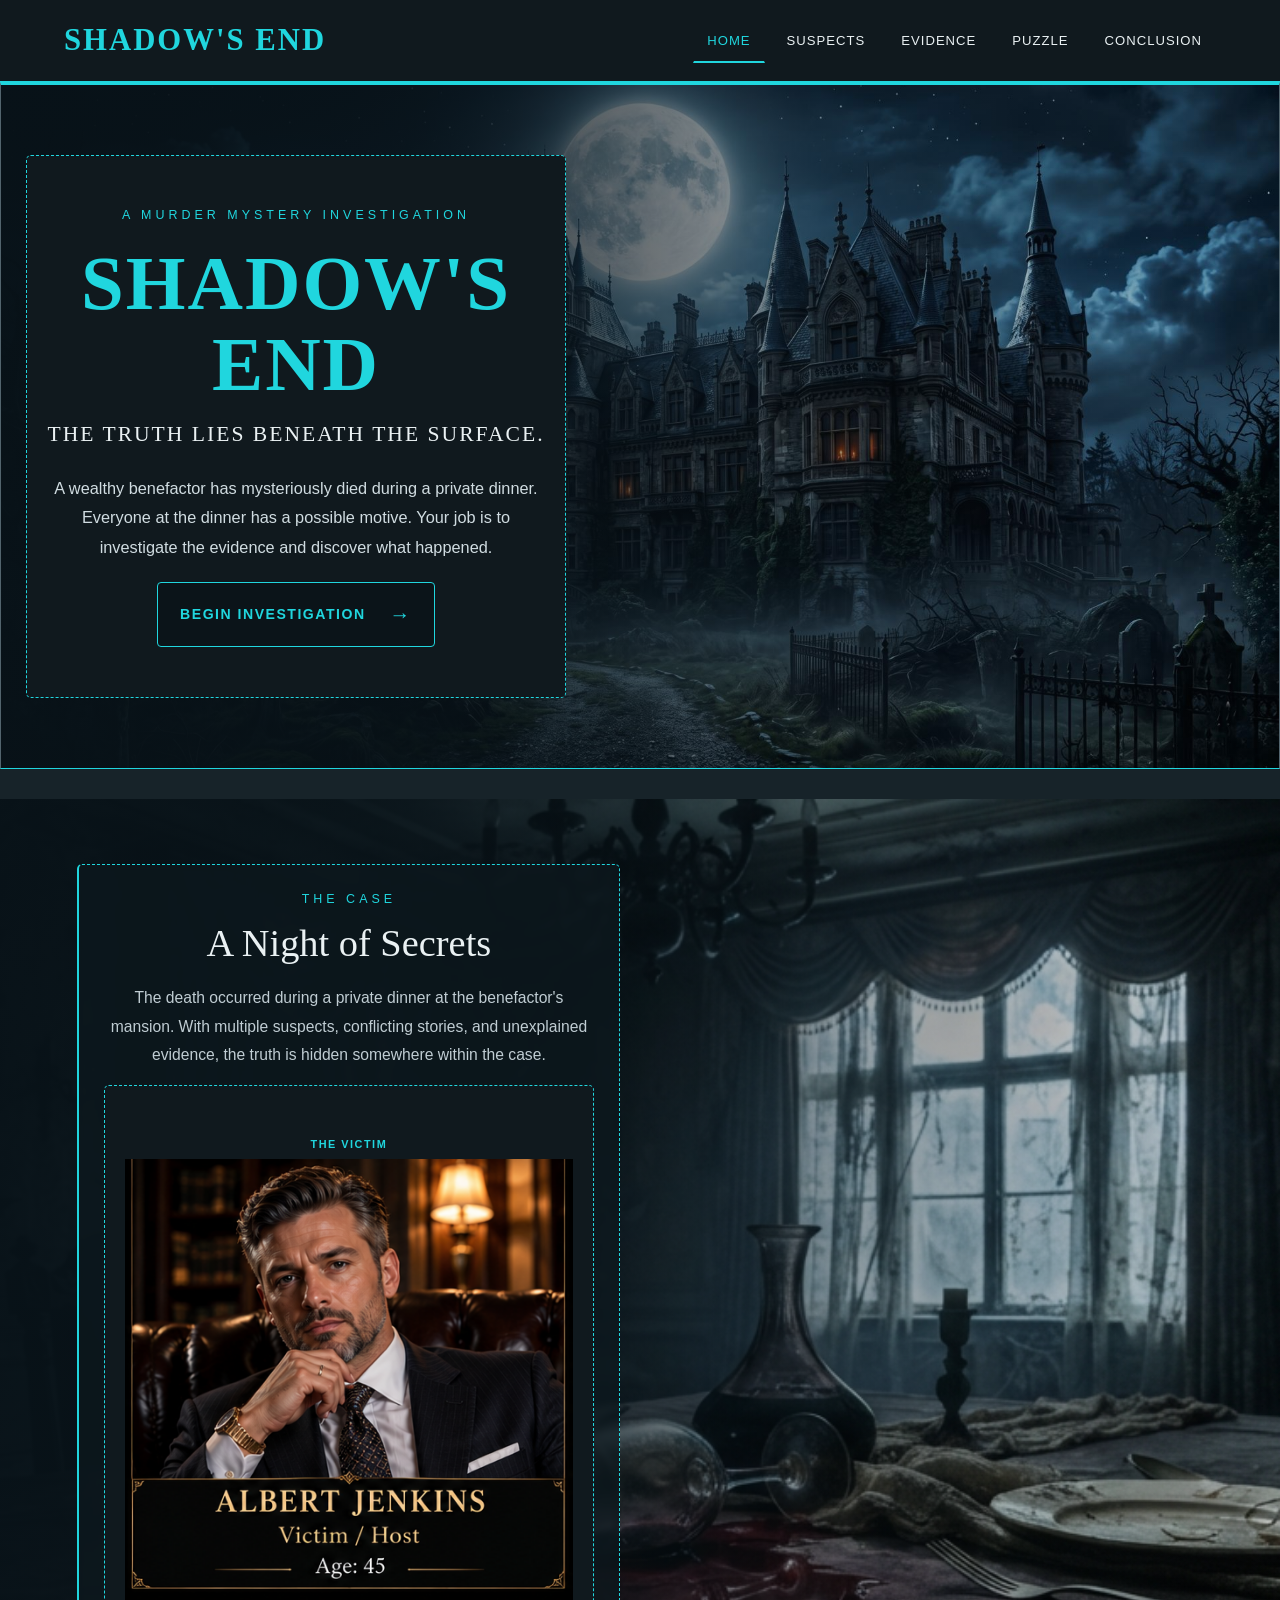
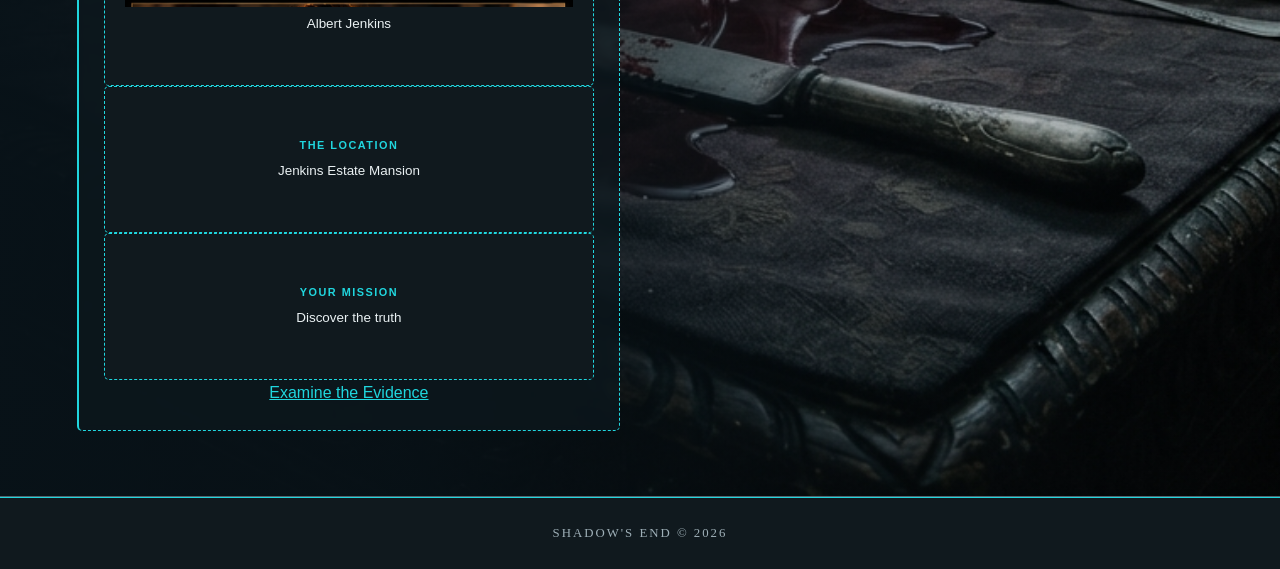
<file: index.html>
<!DOCTYPE html>
<html lang="en">

<head>
    <meta charset="UTF-8">
    <meta name="viewport" content="width=device-width, initial-scale=1.0">

    <title>Shadow's End - Home</title>

    <link rel="stylesheet" href="styles.css">
</head>

<body class="home-page">

    <!-- Site Header and Navigation -->
    <header class="site-header">

        <a class="site-logo" href="index.html">SHADOW'S END</a>

        <nav>
            <a class="active" href="index.html">Home</a>
            <a href="suspects.html">Suspects</a>
            <a href="evidence.html">Evidence</a>
            <a href="puzzle.html">Puzzle</a>
            <a href="conclusion.html">Conclusion</a>
        </nav>

    </header>


    <main class="home-main">

        <!-- Hero: Mansion Background -->
        <section class="hero">

            <div class="hero-content">

                <p class="eyebrow">A MURDER MYSTERY INVESTIGATION</p>

                <h1>SHADOW'S END</h1>

                <h2>The truth lies beneath the surface.</h2>

                <p class="hero-description">
                    A wealthy benefactor has mysteriously died during
                    a private dinner. Everyone at the dinner has a
                    possible motive. Your job is to investigate the
                    evidence and discover what happened.
                </p>

                <a class="primary-button" href="suspects.html">
                    Begin Investigation
                    <span aria-hidden="true">&rarr;</span>
                </a>

            </div>

        </section>


        <!-- Case Overview -->
        <section class="case-overview">

            <!-- Evidence Image -->
            <div class="case-image">
                <img src="images/evidence-dinner.jpg" alt="A mysterious dinner scene with documents and a wine glass">
            </div>


            <!-- Case Description -->
            <div class="case-content">

                <p class="eyebrow">THE CASE</p>

                <h2>A Night of Secrets</h2>

                <p>
                    The death occurred during a private dinner at
                    the benefactor's mansion. With multiple suspects,
                    conflicting stories, and unexplained evidence,
                    the truth is hidden somewhere within the case.
                </p>

                <div class="case-detail">
                    <span class="detail-label">THE VICTIM</span>
                    <img src="images/albert_jenkins.jpg" alt="Albert Jenkins" class="vitim-image">
                    <span>Albert Jenkins</span>
                </div>

                    <div class="case-detail">
                        <span class="detail-label">THE LOCATION</span>
                        <span>Jenkins Estate Mansion</span>
                    </div>

                    <div class="case-detail">
                        <span class="detail-label">YOUR MISSION</span>
                        <span>Discover the truth</span>
                    </div>
                <a class="text-link" href="evidence.html">
                    Examine the Evidence
                </a>

                </div>


            </div>

        </section>

    </main>


    <!-- Footer -->
    <footer class="site-footer">
        <p>SHADOW'S END &copy; 2026</p>
    </footer>

</body>

</html>
</file>
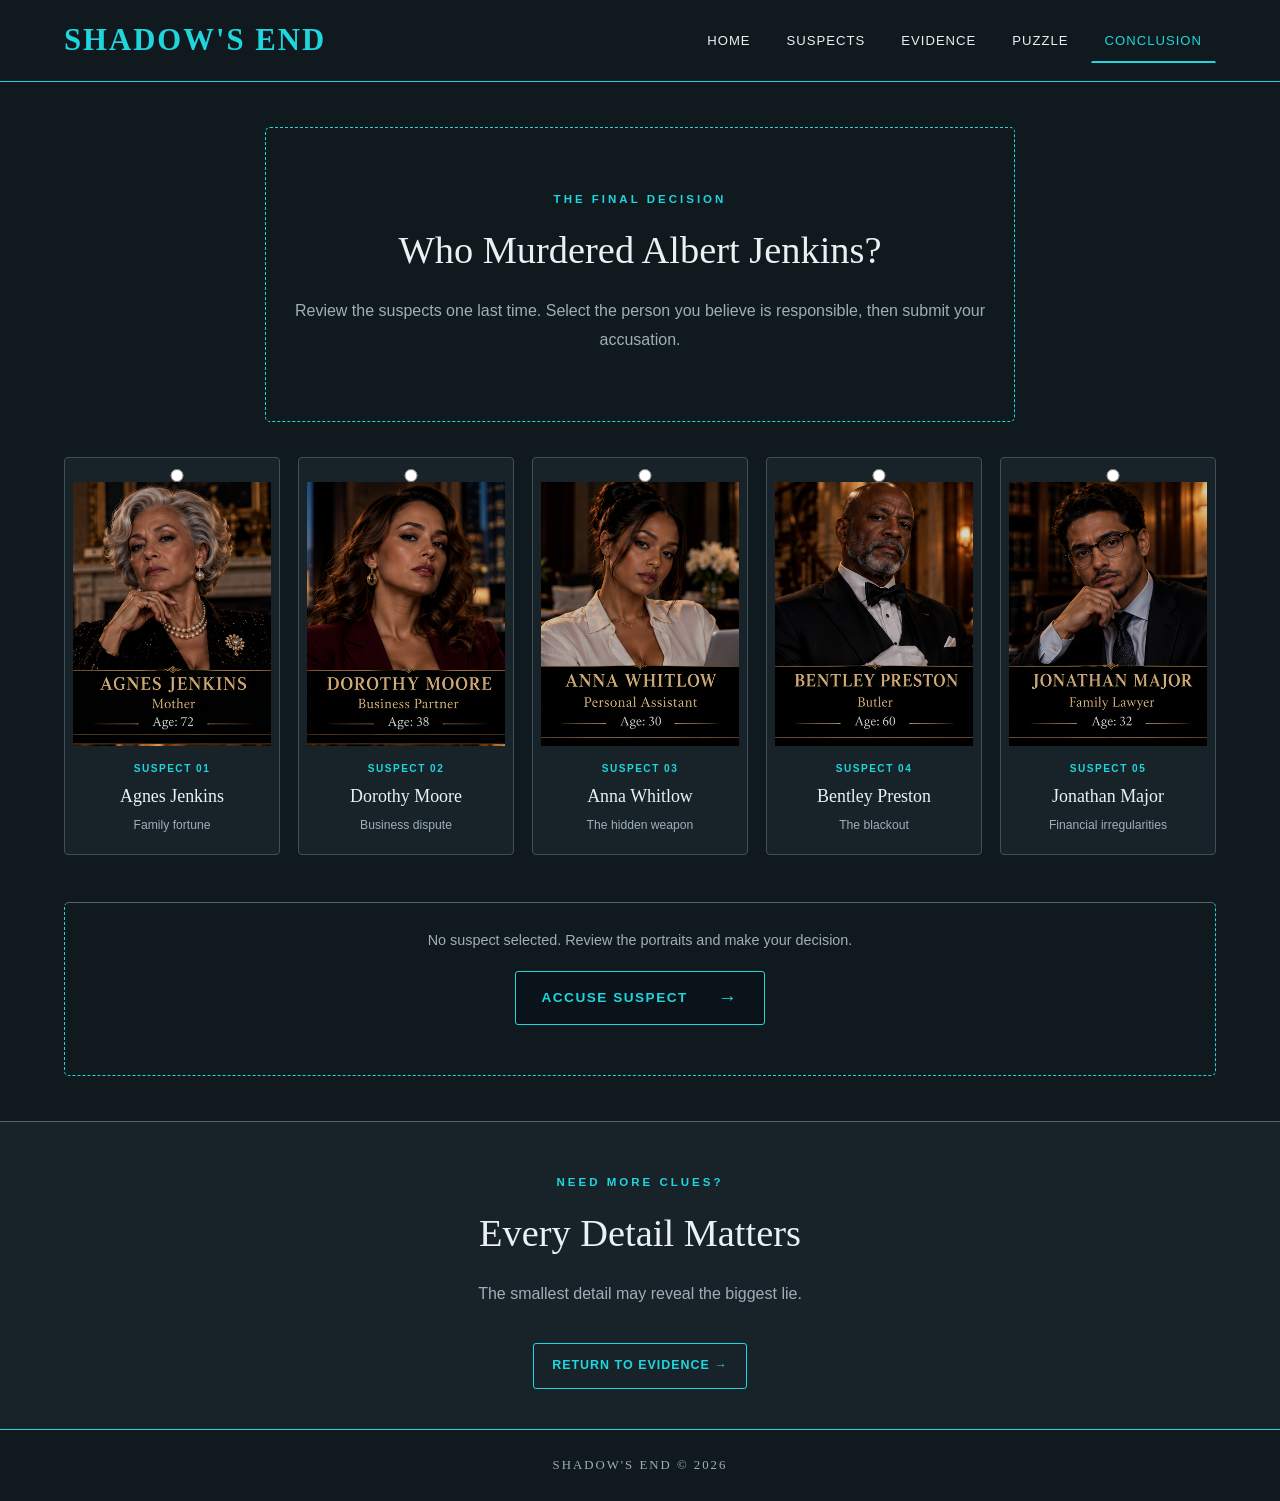
<file: conclusion.html>
<!DOCTYPE html>
<html lang="en">

<head>
    <meta charset="UTF-8">
    <meta name="viewport" content="width=device-width, initial-scale=1.0">

    <title>Shadow's End - Final Verdict</title>

    <link rel="stylesheet" href="styles.css">
</head>

<body class="conclusion-page">

    <!-- Site Header and Navigation -->
    <header class="site-header">

        <a class="site-logo" href="index.html">SHADOW'S END</a>

        <nav aria-label="Main navigation">
            <a href="index.html">Home</a>
            <a href="suspects.html">Suspects</a>
            <a href="evidence.html">Evidence</a>
            <a href="puzzle.html">Puzzle</a>
            <a class="active" href="conclusion.html" aria-current="page">Conclusion</a>
        </nav>

    </header>

    <main class="verdict-main">


        <!-- Suspect Selection -->
        <section class="verdict-investigation">

            <div class="verdict-heading">
                <p class="verdict-eyebrow">The Final Decision</p>

                <h2>Who Murdered Albert Jenkins?</h2>

                <p>
                    Review the suspects one last time. Select the
                    person you believe is responsible, then submit
                    your accusation.
                </p>
            </div>

            <form id="accusation-form">

                <fieldset class="suspect-grid">

                    <legend class="visually-hidden">
                        Select the murderer
                    </legend>

                    <!-- Agnes Jenkins -->
                    <label class="suspect-option" for="agnes">

                        <input type="radio" id="agnes" name="murderer" value="agnes" required>

                        <span class="suspect-portrait">
                            <img src="images/agnes_jenkins.jpg" alt="Agnes Jenkins">

                            <span class="selection-mark" aria-hidden="true">✓</span>
                        </span>

                        <span class="suspect-information">
                            <span class="suspect-number">SUSPECT 01</span>
                            <span class="suspect-name">Agnes Jenkins</span>
                            <span class="suspect-hint">
                                Family fortune
                            </span>
                        </span>

                    </label>

                    <!-- Dorothy Moore -->
                    <label class="suspect-option" for="dorothy">

                        <input type="radio" id="dorothy" name="murderer" value="dorothy">

                        <span class="suspect-portrait">
                            <img src="images/dorothy_moore.jpg" alt="Dorothy Moore">

                            <span class="selection-mark" aria-hidden="true">✓</span>
                        </span>

                        <span class="suspect-information">
                            <span class="suspect-number">SUSPECT 02</span>
                            <span class="suspect-name">Dorothy Moore</span>
                            <span class="suspect-hint">
                                Business dispute
                            </span>
                        </span>

                    </label>

                    <!-- Anna Whitlow -->
                    <label class="suspect-option" for="anna">

                        <input type="radio" id="anna" name="murderer" value="anna">

                        <span class="suspect-portrait">
                            <img src="images/anna_whitlow.jpg" alt="Anna Whitlow">

                            <span class="selection-mark" aria-hidden="true">✓</span>
                        </span>

                        <span class="suspect-information">
                            <span class="suspect-number">SUSPECT 03</span>
                            <span class="suspect-name">Anna Whitlow</span>
                            <span class="suspect-hint">
                                The hidden weapon
                            </span>
                        </span>

                    </label>

                    <!-- Bentley Preston -->
                    <label class="suspect-option" for="bentley">

                        <input type="radio" id="bentley" name="murderer" value="bentley">

                        <span class="suspect-portrait">
                            <img src="images/bentley_preston.jpg" alt="Bentley Preston">

                            <span class="selection-mark" aria-hidden="true">✓</span>
                        </span>

                        <span class="suspect-information">
                            <span class="suspect-number">SUSPECT 04</span>
                            <span class="suspect-name">Bentley Preston</span>
                            <span class="suspect-hint">
                                The blackout
                            </span>
                        </span>

                    </label>

                    <!-- Jonathan Major -->
                    <label class="suspect-option" for="jonathan">

                        <input type="radio" id="jonathan" name="murderer" value="jonathan">

                        <span class="suspect-portrait">
                            <img src="images/jonathan_major.jpg" alt="Jonathan Major">

                            <span class="selection-mark" aria-hidden="true">✓</span>
                        </span>

                        <span class="suspect-information">
                            <span class="suspect-number">SUSPECT 05</span>
                            <span class="suspect-name">Jonathan Major</span>
                            <span class="suspect-hint">
                                Financial irregularities
                            </span>
                        </span>

                    </label>

                </fieldset>

                <!-- Accusation Button -->
                <div class="accusation-controls">

                    <p id="selection-prompt" aria-live="polite">
                        No suspect selected. Review the portraits
                        and make your decision.
                    </p>

                    <button type="submit" class="accuse-button">
                        Accuse Suspect <span>→</span>
                    </button>

                </div>

            </form>

            <!-- Correct Answer -->
            <section id="case-solved" class="verdict-result solved-result" aria-live="polite" tabindex="-1" hidden>

                <p class="result-eyebrow">Investigation Complete</p>

                <h2>CASE SOLVED</h2>

                <p class="result-lead">
                    Jonathan Major murdered Albert Jenkins.
                </p>

                <p>
                    Jonathan killed Albert during the blackout to
                    conceal the money he had stolen from the company.
                    He then planted the murder weapon beneath
                    Anna Whitlow's bed in an attempt to frame her.
                </p>

                <p>
                    The financial irregularities, the hidden weapon,
                    and Jonathan's movements near Anna's bedroom
                    helped expose the truth.
                </p>

                <a class="verdict-link" href="index.html">
                    Play Again →
                </a>

            </section>

            <!-- Incorrect Answer -->
            <section id="case-unsolved" class="verdict-result unsolved-result" aria-live="polite" tabindex="-1" hidden>

                <p class="result-eyebrow">Investigation Incomplete</p>

                <h2>NOT QUITE, DETECTIVE</h2>

                <p class="result-lead">
                    Your accusation does not match the evidence.
                </p>

                <p>
                    Revisit the evidence board. Consider who benefited
                    from Albert's death, who had access to the mansion,
                    and why the murder weapon was hidden beneath
                    Anna's bed.
                </p>

                <a class="verdict-link" href="evidence.html">
                    Review the Evidence →
                </a>

            </section>

        </section>

        <!-- Return to the investigation -->
        <section class="verdict-footer-prompt">

            <p class="verdict-eyebrow">Need More Clues?</p>

            <h2>Every Detail Matters</h2>

            <p>
                The smallest detail may reveal the biggest lie.
            </p>

            <a class="verdict-link" href="evidence.html">
                Return to Evidence →
            </a>

        </section>

    </main>

    <footer class="site-footer">
        <p>SHADOW'S END &copy; 2026</p>
    </footer>

    <!-- Check the accusation when the player submits -->
    <script>
        const accusationForm =
            document.getElementById("accusation-form");

        const selectionPrompt =
            document.getElementById("selection-prompt");

        const solvedMessage =
            document.getElementById("case-solved");

        const unsolvedMessage =
            document.getElementById("case-unsolved");

        const suspectRadios =
            document.querySelectorAll('input[name="murderer"]');

        // Update the prompt when a suspect is selected.
        suspectRadios.forEach(function (radio) {
            radio.addEventListener("change", function () {
                const selectedLabel =
                    document.querySelector(
                        'label[for="' + radio.id + '"] .suspect-name'
                    );

                selectionPrompt.textContent =
                    "Selected suspect: " +
                    selectedLabel.textContent +
                    ". Submit your accusation when ready.";
            });
        });

        // Evaluate the accusation only after submission.
        accusationForm.addEventListener("submit", function (event) {
            event.preventDefault();

            const selectedSuspect =
                document.querySelector(
                    'input[name="murderer"]:checked'
                );

            // The required radio input prevents empty submissions.
            if (!selectedSuspect) {
                return;
            }

            solvedMessage.hidden = true;
            unsolvedMessage.hidden = true;

            if (selectedSuspect.value === "jonathan") {
                solvedMessage.hidden = false;
                solvedMessage.focus();
            } else {
                unsolvedMessage.hidden = false;
                unsolvedMessage.focus();
            }
        });
    </script>

</body>

</html>
</file>
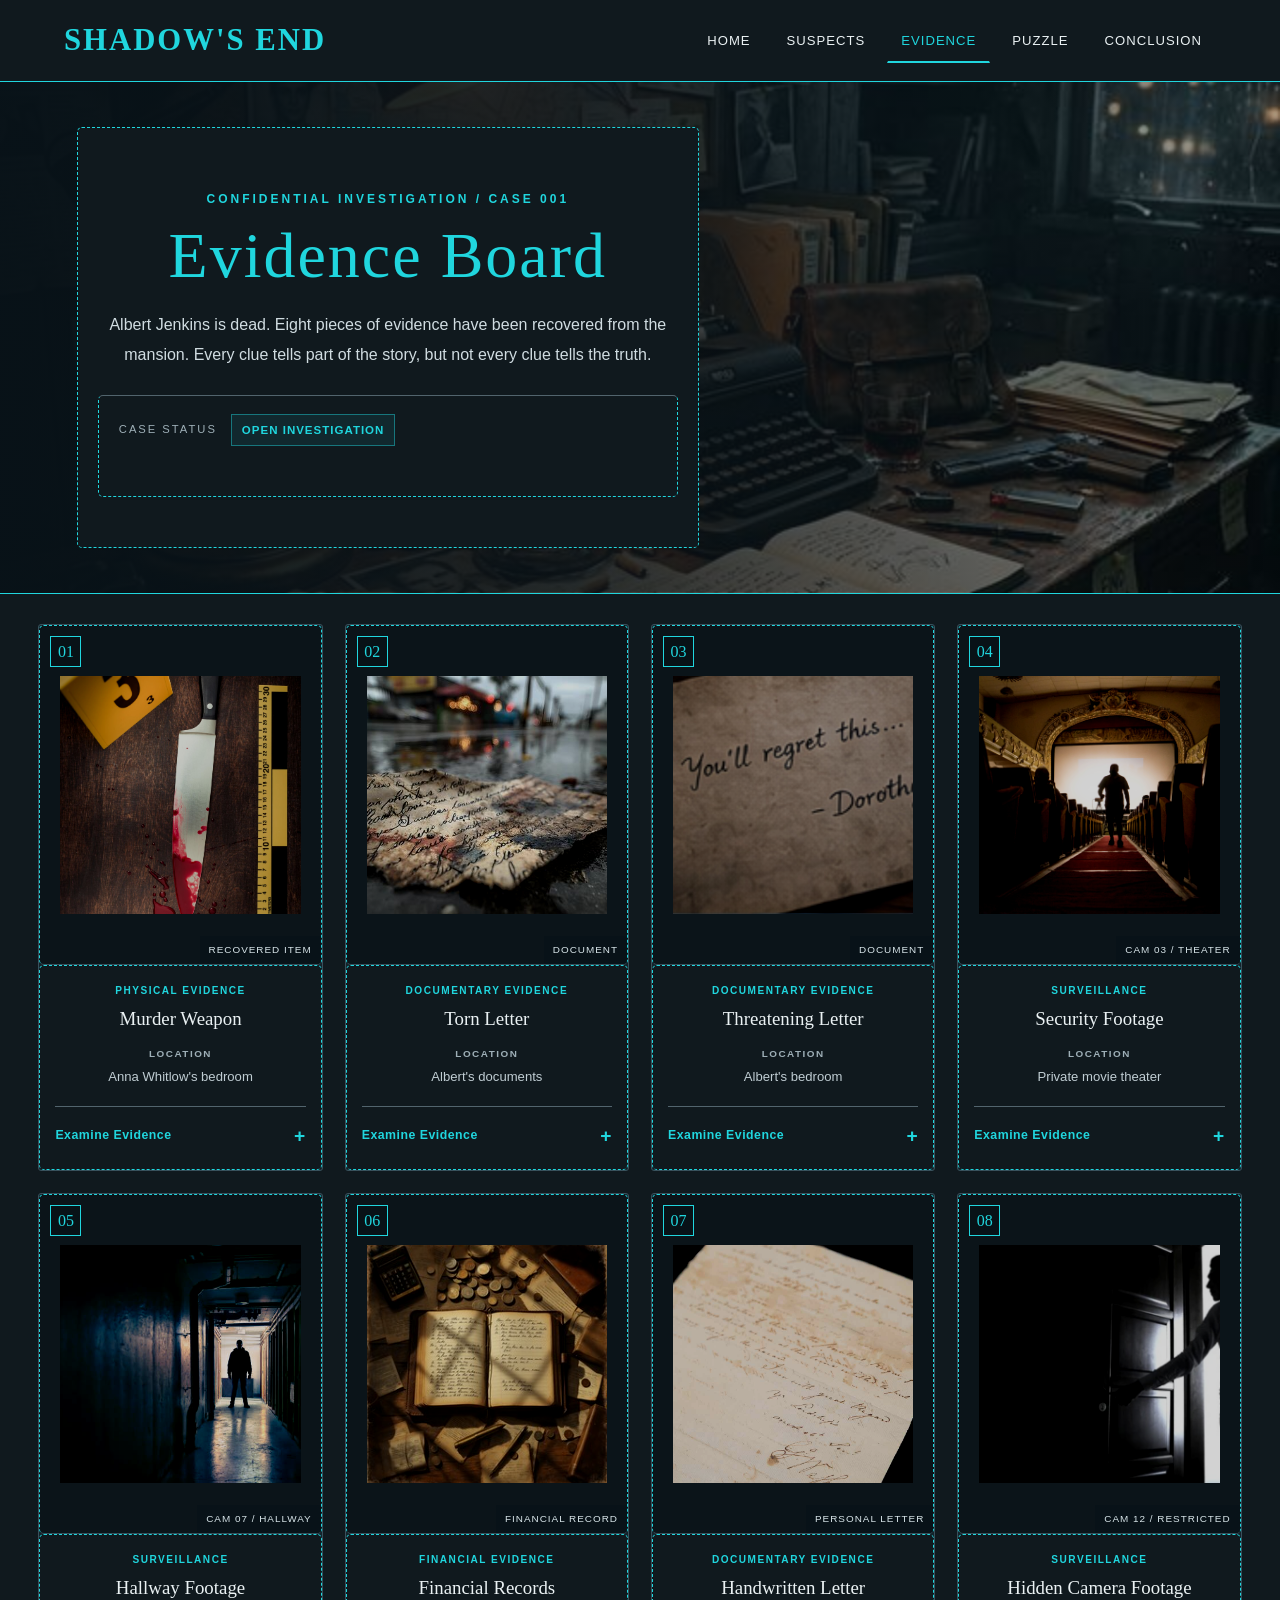
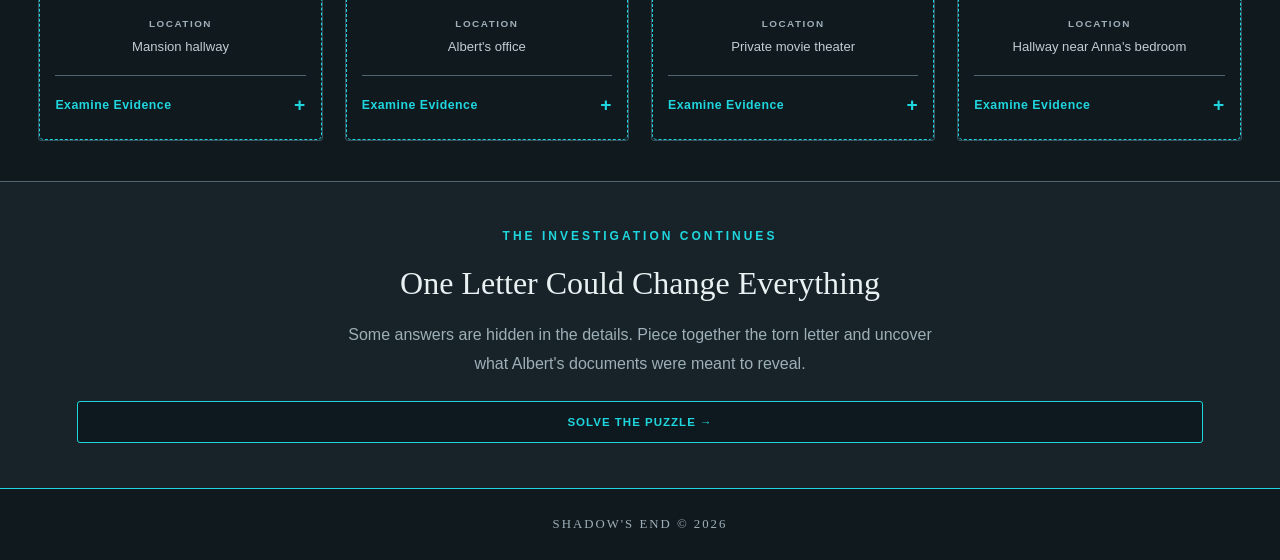
<file: evidence.html>
<!DOCTYPE html>
<html lang="en">

<head>
    <meta charset="UTF-8">
    <meta name="viewport" content="width=device-width, initial-scale=1.0">

    <title>Shadow's End - Evidence</title>

    <link rel="stylesheet" href="styles.css">
</head>

<body class="evidence-page">

    <!-- Site Header and Navigation -->
    <header class="site-header">

        <a class="site-logo" href="index.html">SHADOW'S END</a>

        <nav aria-label="Main navigation">
            <a href="index.html">Home</a>
            <a href="suspects.html">Suspects</a>
            <a class="active" href="evidence.html" aria-current="page">Evidence</a>
            <a href="puzzle.html">Puzzle</a>
            <a href="conclusion.html">Conclusion</a>
        </nav>

    </header>

    <main class="evidence-main">

        <!-- Case File Introduction -->
        <section class="evidence-hero">

            <div class="evidence-hero-content">
                <p class="evidence-eyebrow">
                    Confidential Investigation / Case 001
                </p>

                <h1>Evidence Board</h1>

                <p class="evidence-intro">
                    Albert Jenkins is dead. Eight pieces of evidence
                    have been recovered from the mansion. Every clue
                    tells part of the story, but not every clue tells
                    the truth.
                </p>

                <div class="case-status">
                    <span>CASE STATUS</span>
                    <strong>OPEN INVESTIGATION</strong>
                </div>
            </div>

        </section>


        <!-- Evidence Collection -->
        <section class="evidence-board" aria-label="Collected evidence">

            <!-- Evidence 1 -->
            <article class="evidence-card">

                <div class="evidence-photo">
                    <a href="images/evidence/murder-weapon.jpg" target="_blank" rel="noopener"
                        aria-label="Open full-size photograph of the murder weapon">
                        <img src="images/evidence/murder-weapon.jpg"
                            alt="Knife recovered from beneath Anna Whitlow's bed" loading="lazy">
                    </a>
                    <span class="evidence-number">01</span>
                    <span class="photo-label">RECOVERED ITEM</span>
                </div>

                <div class="evidence-details">
                    <p class="evidence-category">PHYSICAL EVIDENCE</p>
                    <h3>Murder Weapon</h3>

                    <p class="evidence-location">
                        <span>LOCATION</span>
                        Anna Whitlow's bedroom
                    </p>

                    <details>
                        <summary>Examine Evidence <span>+</span></summary>

                        <div class="evidence-reveal">
                            <p>
                                A bloody knife was discovered underneath
                                Anna's bed. Investigators believe this
                                could be the weapon used to kill Albert.
                            </p>

                            <div class="clue-question">
                                <strong>Detective's Question</strong>
                                Why was the weapon hidden in Anna's bedroom?
                            </div>
                        </div>
                    </details>
                </div>

            </article>

            <!-- Evidence 2 -->
            <article class="evidence-card">

                <div class="evidence-photo">
                    <a href="images/evidence/torn-letter.jpg" target="_blank" rel="noopener"
                        aria-label="Open full-size photograph of the torn letter">
                        <img src="images/evidence/torn-letter.jpg" alt="Torn handwritten letter fragments"
                            loading="lazy">
                    </a>
                    <span class="evidence-number">02</span>
                    <span class="photo-label">DOCUMENT</span>
                </div>

                <div class="evidence-details">
                    <p class="evidence-category">DOCUMENTARY EVIDENCE</p>
                    <h3>Torn Letter</h3>

                    <p class="evidence-location">
                        <span>LOCATION</span>
                        Albert's documents
                    </p>

                    <details>
                        <summary>Examine Evidence <span>+</span></summary>

                        <div class="evidence-reveal">
                            <p>
                                Several pieces of a torn letter were
                                discovered among Albert's documents.
                                The message is incomplete.
                            </p>

                            <div class="clue-question">
                                <strong>Detective's Question</strong>
                                What was Albert trying to hide, and
                                who was the letter about?
                            </div>

                            <a class="evidence-action" href="puzzle.html">
                                Reconstruct the Letter →
                            </a>
                        </div>
                    </details>
                </div>

            </article>

            <!-- Evidence 3 -->
            <article class="evidence-card">

                <div class="evidence-photo">
                    <a href="images/evidence/threatening-letter.jpg" target="_blank" rel="noopener"
                        aria-label="Open full-size photograph of the threatening letter">
                        <img src="images/evidence/threatening-letter.jpg"
                            alt="Threatening letter associated with Dorothy Moore" loading="lazy">
                    </a>
                    <span class="evidence-number">03</span>
                    <span class="photo-label">DOCUMENT</span>
                </div>

                <div class="evidence-details">
                    <p class="evidence-category">DOCUMENTARY EVIDENCE</p>
                    <h3>Threatening Letter</h3>

                    <p class="evidence-location">
                        <span>LOCATION</span>
                        Albert's bedroom
                    </p>

                    <details>
                        <summary>Examine Evidence <span>+</span></summary>

                        <div class="evidence-reveal">
                            <p>
                                A threatening letter from Dorothy Moore
                                was found in Albert's bedroom. She was
                                angry about being removed from an
                                important business deal.
                            </p>

                            <div class="clue-question">
                                <strong>Detective's Question</strong>
                                Could Dorothy's anger have motivated her
                                to commit murder?
                            </div>
                        </div>
                    </details>
                </div>

            </article>

            <!-- Evidence 4 -->
            <article class="evidence-card">

                <div class="evidence-photo">
                    <a href="images/evidence/theater-footage.jpg" target="_blank" rel="noopener"
                        aria-label="Open the private theater surveillance image">
                        <img src="images/evidence/theater-footage.jpg"
                            alt="Surveillance footage from the private movie theater" loading="lazy">
                    </a>
                    <span class="evidence-number">04</span>
                    <span class="photo-label">CAM 03 / THEATER</span>
                </div>

                <div class="evidence-details">
                    <p class="evidence-category">SURVEILLANCE</p>
                    <h3>Security Footage</h3>

                    <p class="evidence-location">
                        <span>LOCATION</span>
                        Private movie theater
                    </p>

                    <details>
                        <summary>Examine Evidence <span>+</span></summary>

                        <div class="evidence-reveal">
                            <p>
                                Security footage shows Anna Whitlow
                                entering Albert's private movie theater
                                before dinner.
                            </p>

                            <div class="clue-question">
                                <strong>Detective's Question</strong>
                                What was Anna doing inside the theater?
                            </div>
                        </div>
                    </details>
                </div>

            </article>

            <!-- Evidence 5 -->
            <article class="evidence-card">

                <div class="evidence-photo">
                    <a href="images/evidence/hallway-footage.jpg" target="_blank" rel="noopener"
                        aria-label="Open the mansion hallway surveillance image">
                        <img src="images/evidence/hallway-footage.jpg"
                            alt="Surveillance image of a person walking through the mansion hallway" loading="lazy">
                    </a>
                    <span class="evidence-number">05</span>
                    <span class="photo-label">CAM 07 / HALLWAY</span>
                </div>

                <div class="evidence-details">
                    <p class="evidence-category">SURVEILLANCE</p>
                    <h3>Hallway Footage</h3>

                    <p class="evidence-location">
                        <span>LOCATION</span>
                        Mansion hallway
                    </p>

                    <details>
                        <summary>Examine Evidence <span>+</span></summary>

                        <div class="evidence-reveal">
                            <p>
                                Security cameras recorded Bentley
                                Preston walking near the movie theater
                                shortly before the power outage.
                            </p>

                            <div class="clue-question">
                                <strong>Detective's Question</strong>
                                Was Bentley simply working, or was he
                                planning something?
                            </div>
                        </div>
                    </details>
                </div>

            </article>

            <!-- Evidence 6 -->
            <article class="evidence-card">

                <div class="evidence-photo">
                    <a href="images/evidence/financial-records.jpg" target="_blank" rel="noopener"
                        aria-label="Open full-size photograph of the financial records">
                        <img src="images/evidence/financial-records.jpg"
                            alt="Financial records recovered during the investigation" loading="lazy">
                    </a>
                    <span class="evidence-number">06</span>
                    <span class="photo-label">FINANCIAL RECORD</span>
                </div>

                <div class="evidence-details">
                    <p class="evidence-category">FINANCIAL EVIDENCE</p>
                    <h3>Financial Records</h3>

                    <p class="evidence-location">
                        <span>LOCATION</span>
                        Albert's office
                    </p>

                    <details>
                        <summary>Examine Evidence <span>+</span></summary>

                        <div class="evidence-reveal">
                            <p>
                                Investigators discovered unusual
                                transactions involving Albert's
                                company accounts.
                            </p>

                            <div class="clue-question">
                                <strong>Detective's Question</strong>
                                Who had access to the accounts, and
                                who stood to benefit?
                            </div>
                        </div>
                    </details>
                </div>

            </article>

            <!-- Evidence 7 -->
            <article class="evidence-card">

                <div class="evidence-photo">
                    <a href="images/evidence/agnes-letter.jpg" target="_blank" rel="noopener"
                        aria-label="Open full-size photograph of Agnes Jenkins's letter">
                        <img src="images/evidence/agnes-letter.jpg" alt="Handwritten letter from Agnes Jenkins"
                            loading="lazy">
                    </a>
                    <span class="evidence-number">07</span>
                    <span class="photo-label">PERSONAL LETTER</span>
                </div>

                <div class="evidence-details">
                    <p class="evidence-category">DOCUMENTARY EVIDENCE</p>
                    <h3>Handwritten Letter</h3>

                    <p class="evidence-location">
                        <span>LOCATION</span>
                        Private movie theater
                    </p>

                    <details>
                        <summary>Examine Evidence <span>+</span></summary>

                        <div class="evidence-reveal">
                            <p>
                                A handwritten letter from Agnes Jenkins
                                warned Albert that he would regret selling
                                family properties without telling her.
                            </p>

                            <div class="clue-question">
                                <strong>Detective's Question</strong>
                                Did Agnes threaten Albert because of
                                the family fortune?
                            </div>
                        </div>
                    </details>
                </div>

            </article>

            <!-- Evidence 8 -->
            <article class="evidence-card">

                <div class="evidence-photo">
                    <a href="images/evidence/hidden-camera.jpg" target="_blank" rel="noopener"
                        aria-label="Open the hidden camera surveillance image">
                        <img src="images/evidence/hidden-camera.jpg"
                            alt="Surveillance image from the hallway near Anna's bedroom" loading="lazy">
                    </a>
                    <span class="evidence-number">08</span>
                    <span class="photo-label">CAM 12 / RESTRICTED</span>
                </div>

                <div class="evidence-details">
                    <p class="evidence-category">SURVEILLANCE</p>
                    <h3>Hidden Camera Footage</h3>

                    <p class="evidence-location">
                        <span>LOCATION</span>
                        Hallway near Anna's bedroom
                    </p>

                    <details>
                        <summary>Examine Evidence <span>+</span></summary>

                        <div class="evidence-reveal">
                            <p>
                                Additional security footage shows
                                Jonathan Major leaving the hallway
                                near Anna's bedroom after the murder.
                            </p>

                            <div class="clue-question">
                                <strong>Detective's Question</strong>
                                Why was Jonathan near Anna's bedroom
                                after Albert died?
                            </div>
                        </div>
                    </details>
                </div>

            </article>

        </section>

        <!-- Investigation Next Step -->
        <section class="evidence-next">

            <p class="evidence-eyebrow">The Investigation Continues</p>

            <h2>One Letter Could Change Everything</h2>

            <p>
                Some answers are hidden in the details. Piece together
                the torn letter and uncover what Albert's documents
                were meant to reveal.
            </p>

            <a class="evidence-action" href="puzzle.html">
                Solve the Puzzle →
            </a>

        </section>

    </main>

    <footer class="site-footer">
        <p>SHADOW'S END &copy; 2026</p>
    </footer>

</body>

</html>
</file>
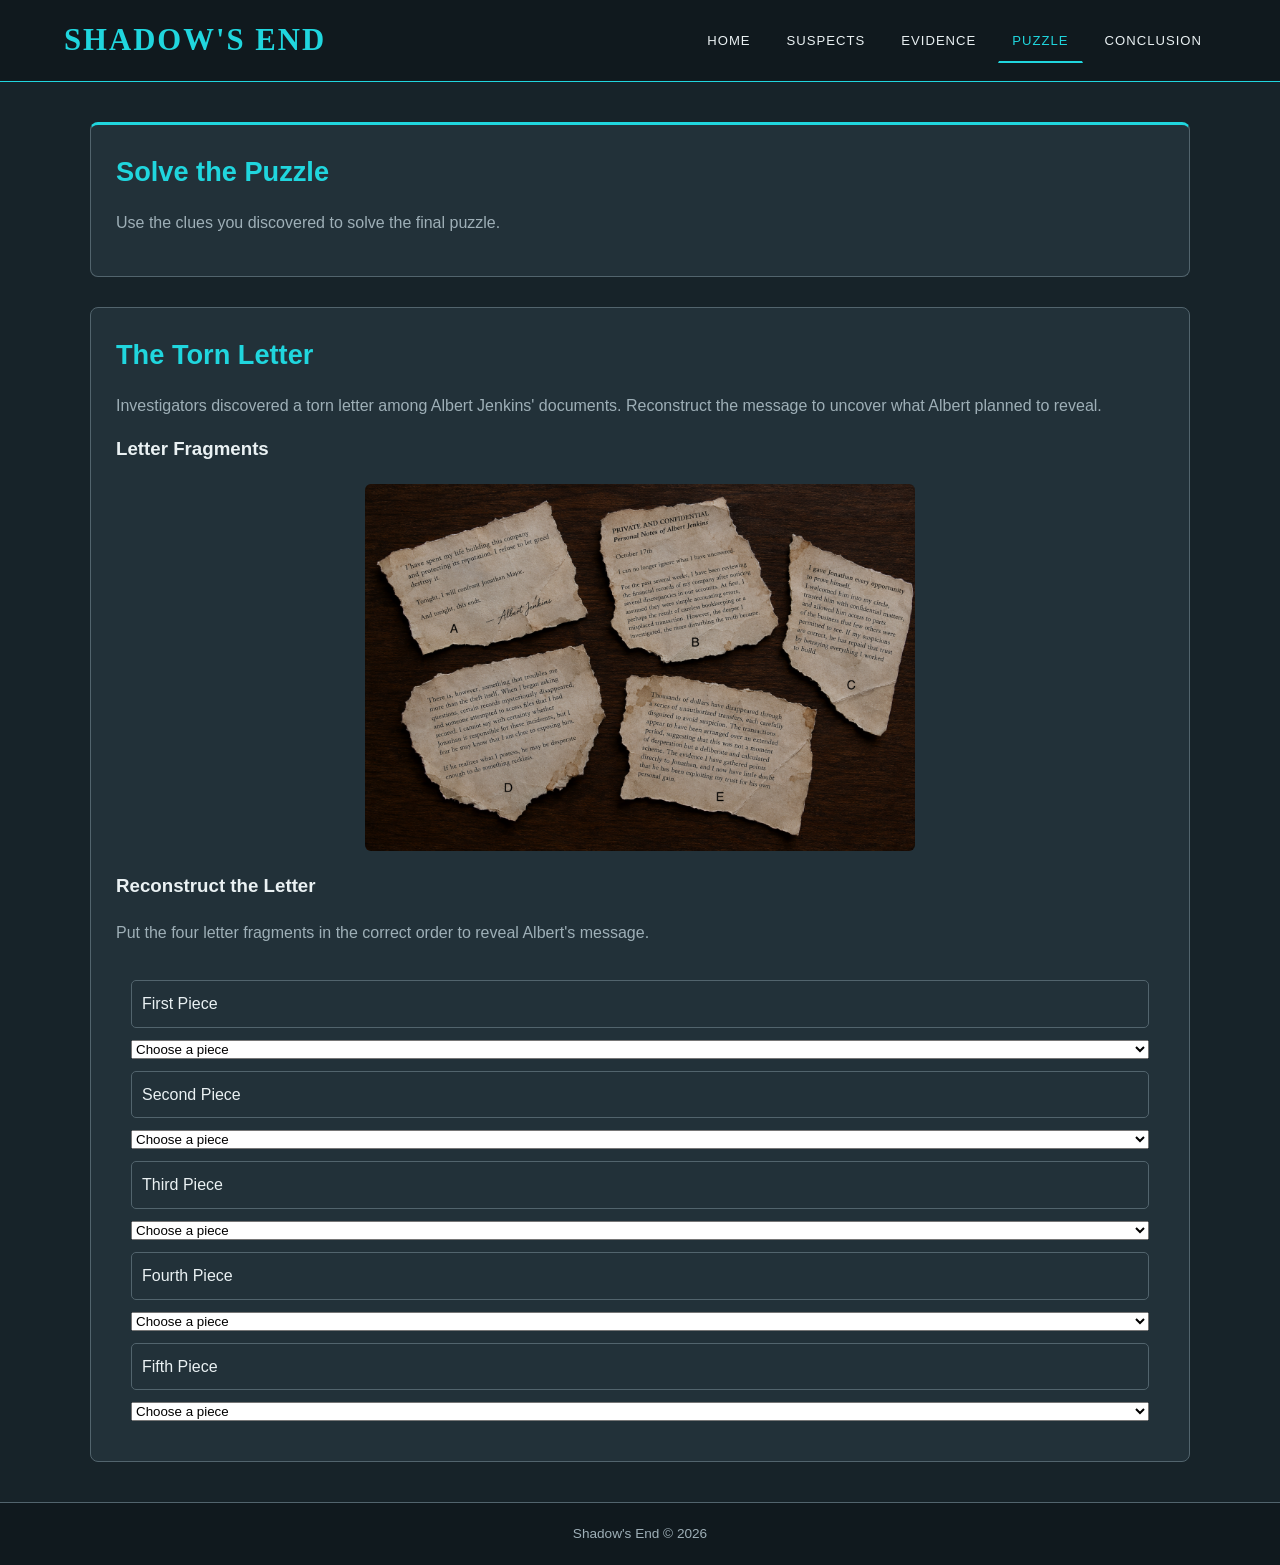
<file: puzzle.html>
<!DOCTYPE html>
<html lang="en">

<head>
    <meta charset="UTF-8">
    <meta name="viewport" content="width=device-width, initial-scale=1.0">

    <title>Shadow's End - Home</title>

    <link rel="stylesheet" href="styles.css">
</head>

<body class="home-page">

    <!-- Site Header and Navigation -->
    <header class="site-header">

        <a class="site-logo" href="index.html">SHADOW'S END</a>

        <nav>
            <a href="index.html">Home</a>
            <a href="suspects.html">Suspects</a>
            <a href="evidence.html">Evidence</a>
            <a class="active" href="puzzle.html">Puzzle</a>
            <a href="conclusion.html">Conclusion</a>
        </nav>

    </header>


    <!-- Main Content -->
    <main>

        <section>

            <h2>Solve the Puzzle</h2>

            <p>
                Use the clues you discovered to solve the final puzzle.
            </p>

        </section>


        <!-- Puzzle -->

        <!-- Puzzle -->
        <section class="letter-puzzle">

            <h2>The Torn Letter</h2>

            <p>
                Investigators discovered a torn letter among
                Albert Jenkins' documents. Reconstruct the
                message to uncover what Albert planned to reveal.
            </p>

            <h3>Letter Fragments</h3>
            <img src="images/letter.jpg" alt="Albert Jenkins' torn letter" class="letter-image">



            <h3>Reconstruct the Letter</h3>

            <p>
                Put the four letter fragments in the correct order to reveal Albert's message.
            </p>


            <div class="letter-answers">

                <label for="piece-one">First Piece</label>
                <select id="piece-one">
                    <option value="">Choose a piece</option>
                    <option value="A">Piece A</option>
                    <option value="B">Piece B</option>
                    <option value="C">Piece C</option>
                    <option value="D">Piece D</option>
                    <option value="E">Piece E</option>
                </select>

                <label for="piece-two">Second Piece</label>
                <select id="piece-two">
                    <option value="">Choose a piece</option>
                    <option value="A">Piece A</option>
                    <option value="B">Piece B</option>
                    <option value="C">Piece C</option>
                    <option value="D">Piece D</option>
                    <option value="E">Piece E</option>
                </select>

                <label for="piece-three">Third Piece</label>
                <select id="piece-three">
                    <option value="">Choose a piece</option>
                    <option value="A">Piece A</option>
                    <option value="B">Piece B</option>
                    <option value="C">Piece C</option>
                    <option value="D">Piece D</option>
                    <option Value="E">Piece E</option>
                </select>

                <label for="piece-four">Fourth Piece</label>
                <select id="piece-four">
                    <option value="">Choose a piece</option>
                    <option value="A">Piece A</option>
                    <option value="B">Piece B</option>
                    <option value="C">Piece C</option>
                    <option value="D">Piece D</option>
                    <option value="E">Piece E</option>
                </select>


                <label for="piece-five">Fifth Piece</label>
                <select id="piece-five">
                    <option value="">Choose a piece</option>
                    <option value="A">Piece A</option>
                    <option value="B">Piece B</option>
                    <option value="C">Piece C</option>
                    <option value="D">Piece D</option>
                    <option value="E">Piece E</option>
                </select>

                <div class="letter-success">
                    <h3>Letter Reconstructed!</h3>

                    <p>
                        I recently discovered that Jonathan Major
                        has been stealing money from my company
                        accounts. I plan to confront him tonight
                        and expose everything.
                    </p>

                    <p>
                        You've uncovered Albert's final message.
                        Now it's time to identify the murderer.
                    </p>

                    <a href="conclusion.html">
                        Continue to Final Investigation
                    </a>
                </div>

                <div class="letter-error">
                    <p>
                        That order doesn't look right.
                        Examine the fragments and try again.
                    </p>
                </div>

            </div>

        </section>


    </main>


    <footer>

        <p>Shadow's End &copy; 2026</p>

    </footer>

</body>

</html>
</file>
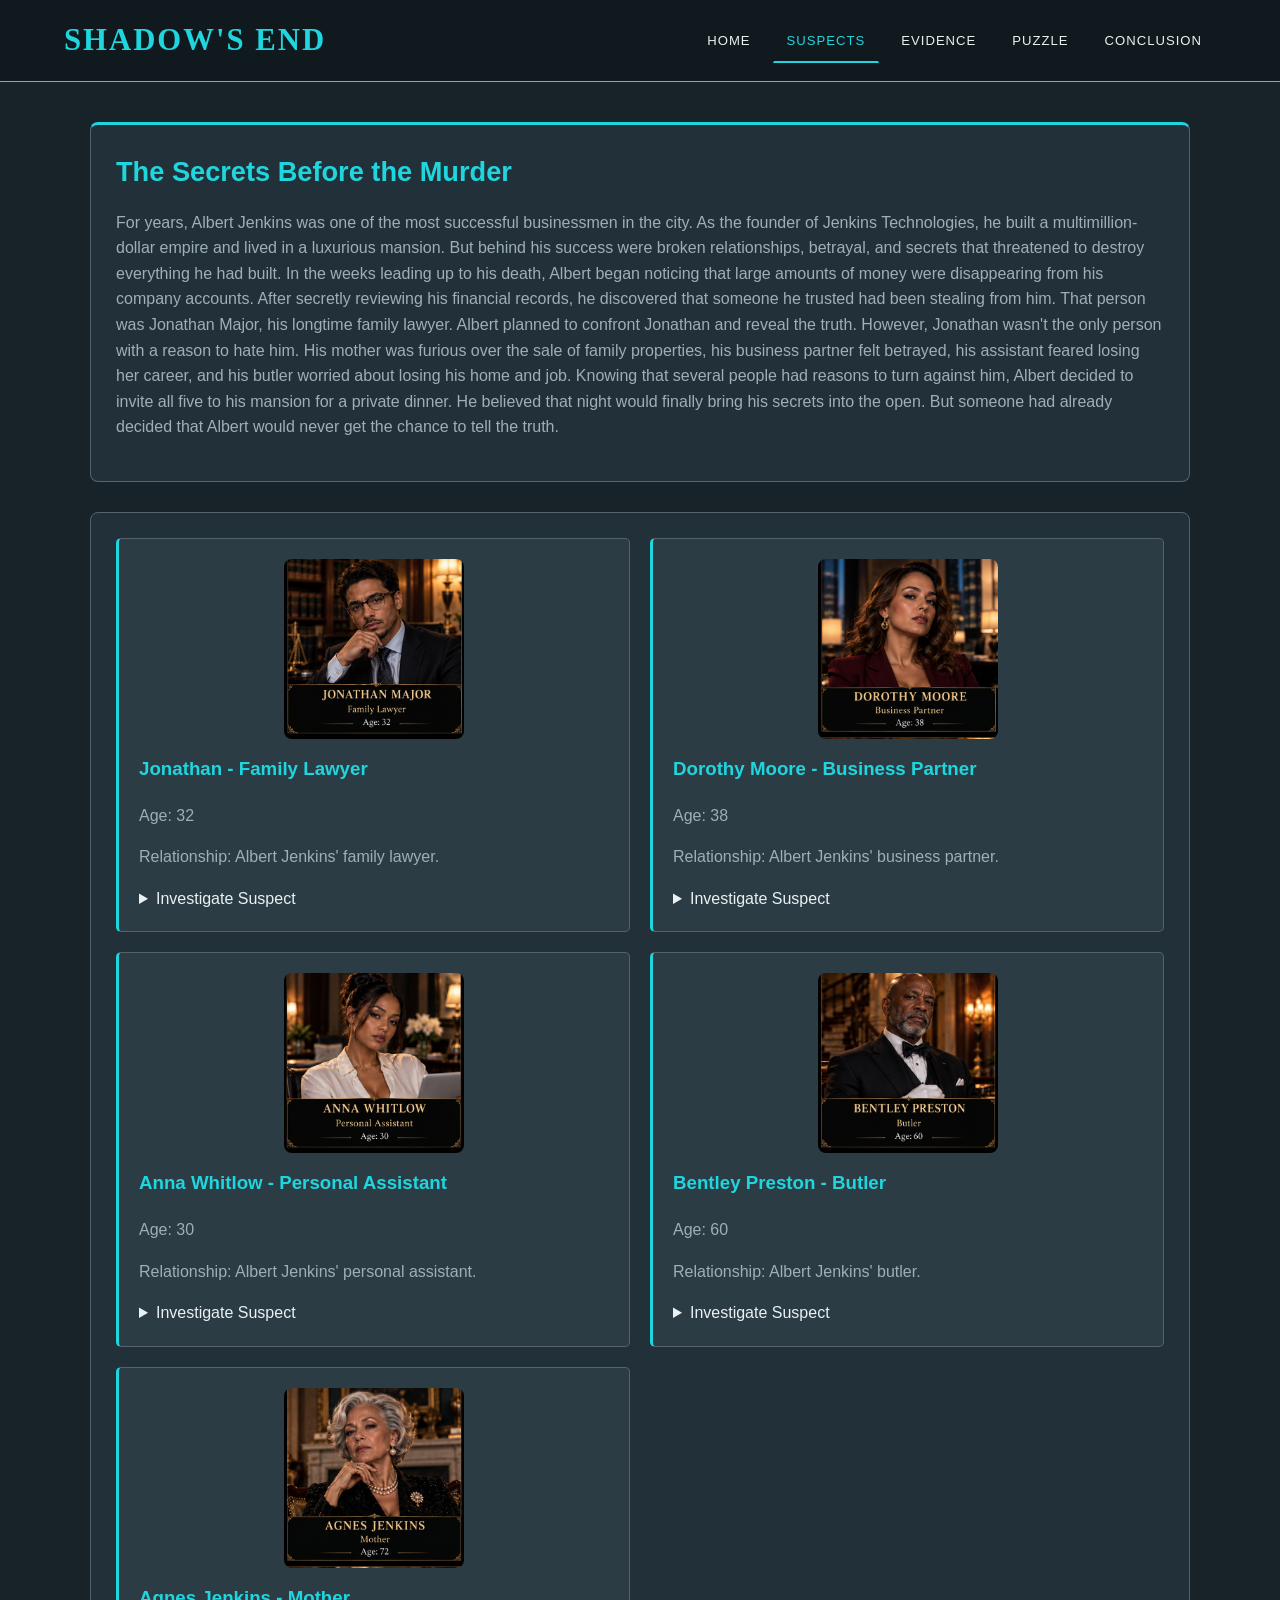
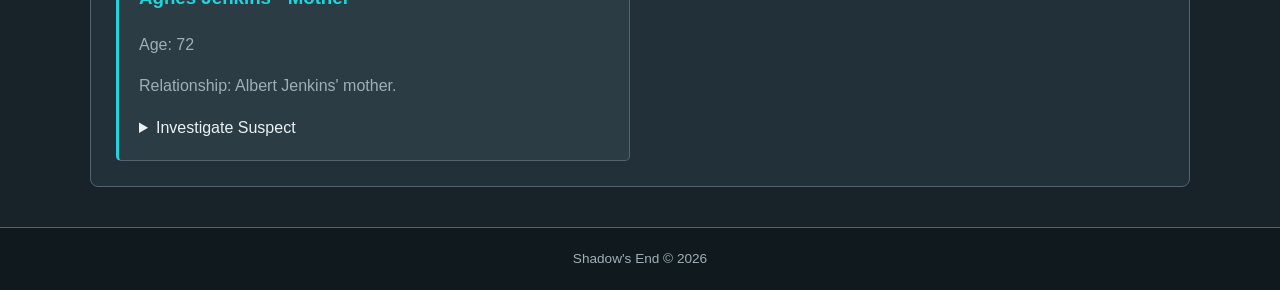
<file: suspects.html>
<!DOCTYPE html>
<html lang="en">

<head>
    <meta charset="UTF-8">
    <meta name="viewport" content="width=device-width, initial-scale=1.0">

    <title>Shadow's End - Suspects</title>

    <link rel="stylesheet" href="styles.css">
</head>

<body>

    <!-- Site Header and Navigation -->
    <header class="site-header">
    
        <a class="site-logo" href="index.html">SHADOW'S END</a>
    
        <nav>
            <a href="index.html">Home</a>
            <a class="active" href="suspects.html">Suspects</a>
            <a href="evidence.html">Evidence</a>
            <a href="puzzle.html">Puzzle</a>
            <a href="conclusion.html">Conclusion</a>
        </nav>
    
    </header>

    <!-- Main Content -->
    <main>

        <section>

            <h2>The Secrets Before the Murder</h2>

            <p>
                For years, Albert Jenkins was one of the most successful businessmen in the city. As the founder of Jenkins
                Technologies, he built a multimillion-dollar empire and lived in a luxurious mansion. But behind his success were broken
                relationships, betrayal, and secrets that threatened to destroy everything he had built.
                
                In the weeks leading up to his death, Albert began noticing that large amounts of money were disappearing from his
                company accounts. After secretly reviewing his financial records, he discovered that someone he trusted had been
                stealing from him.
                
                That person was Jonathan Major, his longtime family lawyer.
                
                Albert planned to confront Jonathan and reveal the truth. However, Jonathan wasn't the only person with a reason to hate
                him. His mother was furious over the sale of family properties, his business partner felt betrayed, his assistant feared
                losing her career, and his butler worried about losing his home and job.
                
                Knowing that several people had reasons to turn against him, Albert decided to invite all five to his mansion for a
                private dinner.
                
                He believed that night would finally bring his secrets into the open.
                
                But someone had already decided that Albert would never get the chance to tell the truth.
            </p>

        </section>


        <!-- Suspect Cards -->
        <section>

            <article class="suspect-card">
            <img src="images/jonathan_major.jpg" alt="Jonathan Major">
            <h3>Jonathan - Family Lawyer</h3>
    <p>Age: 32</p>
    <p>Relationship: Albert Jenkins' family lawyer.</p>

    
<details>
    <summary>Investigate Suspect</summary>

    <p>
        Jonathan handled Albert's legal and financial affairs.
    </p>

    <p>
        Possible Motive: Albert discovered suspicious
        financial activity.
    </p>

    <p>
        Evidence: Financial records show suspicious
        transactions involving Albert's accounts.
    </p>
</details>

</article>


            
<article class="suspect-card">
    <img src="images/dorothy_moore.jpg" alt="Dorothy Moore">
    <h3>Dorothy Moore - Business Partner</h3>
   

    <p>Age: 38</p>
    <p>Relationship: Albert Jenkins' business partner.</p>

    <details>
        <summary>Investigate Suspect</summary>

        <p>
            Dorothy helped Albert build his company,
            but Albert planned to remove her from
            an important business deal.
        </p>

        <p>
            Possible Motive: Revenge for being betrayed.
        </p>

        <p>
            Evidence: A threatening letter from Dorothy
            was discovered in Albert's bedroom.
        </p>
    </details>
</article>



            
<article class="suspect-card">
    <img src="images/anna_whitlow.jpg" alt="Anna Whitlow">
    <h3>Anna Whitlow - Personal Assistant</h3>

    <p>Age: 30</p>
    <p>Relationship: Albert Jenkins' personal assistant.</p>

    <details>
        <summary>Investigate Suspect</summary>

        <p>
            Anna worked for Albert for three years.
            She recently discovered that he planned
            to fire her and blame her for missing
            company money and documents.
        </p>

        <p>
            Possible Motive: Revenge and protecting
            her reputation.
        </p>

        <p>
            Evidence: Security footage shows Anna
            entering Albert's private movie theater
            before dinner. A bloody knife was also
            discovered underneath her bed.
        </p>
    </details>
</article>


<article class="suspect-card">
    <img src="images/bentley_preston.jpg" alt="Bentley Preston">
    <h3>Bentley Preston - Butler</h3>

    <p>Age: 60</p>
    <p>Relationship: Albert Jenkins' butler.</p>

    <details>
        <summary>Investigate Suspect</summary>

        <p>
            Bentley worked for Albert's family for
            over 10 years. Albert recently planned
            to sell the mansion, leaving Bentley
            without a job.
        </p>

        <p>
            Possible Motive: Anger over losing his job.
        </p>

        <p>
            Evidence: Bentley was seen near the
            movie theater shortly before the
            power outage.
        </p>
    </details>
</article>
    
<article class="suspect-card">
    <img src="images/agnes_jenkins.jpg" alt="Agnes Jenkins">
    <h3>Agnes Jenkins - Mother</h3>

    <p>Age: 72</p>
    <p>Relationship: Albert Jenkins' mother.</p>

    <details>
        <summary>Investigate Suspect</summary>

        <p>
            Agnes helped Albert build the family
            business. Their relationship became worse
            when Albert secretly sold family properties
            without telling her.
        </p>

        <p>
            Possible Motive: Anger over Albert
            betraying the family and taking
            control of their wealth.
        </p>

        <p>
            Evidence: A handwritten warning letter
            from Agnes was discovered inside
            Albert's private movie theater.
        </p>
    </details>
</article>

        </section>

    </main>


    <footer>

        <p>Shadow's End &copy; 2026</p>

    </footer>

</body>

</html>
</file>
<file: styles.css>
/* COLOR VARIABLES */

:root {
    --background: #172329;
    --panel: #223139;
    --panel-light: #2B3C45;
    --cyan: #20D6DE;
    --text: #EAF1F3;
    --muted: #9EAFB7;
    --border: #52646D;
}


/* GLOBAL RESET */

* {
    box-sizing: border-box;
}

html {
    scroll-behavior: smooth;
}

body {
    margin: 0;
    padding: 0;
    font-family: Arial, Helvetica, sans-serif;
    background: var(--background);
    color: var(--text);
    line-height: 1.6;
    min-height: 100vh;
}


/* HEADER */

header {
    background: #10191E;
    border-bottom: 2px solid var(--cyan);
    padding: 20px;
    text-align: center;
}

header h1 {
    margin: 0 0 15px;
    color: var(--cyan);
    font-size: 2rem;
    letter-spacing: 3px;
    text-transform: uppercase;
}


/* NAVIGATION */

nav {
    display: flex;
    justify-content: center;
    align-items: center;
    flex-wrap: wrap;
    gap: 10px;
}

nav a {
    color: var(--text);
    text-decoration: none;
    padding: 8px 12px;
    border: 1px solid transparent;
    border-radius: 4px;
    font-size: 0.9rem;
    text-transform: uppercase;
    transition: color 0.3s ease,
        background-color 0.3s ease,
        border-color 0.3s ease;
}

nav a:hover {
    color: var(--cyan);
    border-color: var(--cyan);
    background: var(--panel);
}


/* MAIN CONTENT */

main {
    width: min(1100px, 92%);
    margin: 40px auto;
    min-height: 55vh;
}


/* PAGE SECTIONS */

main section {
    margin-bottom: 30px;
    padding: 25px;
    background: var(--panel);
    border: 1px solid var(--border);
    border-radius: 8px;
}

main section:first-child {
    border-top: 3px solid var(--cyan);
}

h2 {
    color: var(--cyan);
    font-size: 1.7rem;
    margin-top: 0;
    margin-bottom: 15px;
}

h3 {
    color: var(--text);
    margin-top: 0;
}

p {
    color: var(--muted);
}


/* BUTTONS */

button {
    display: inline-block;
    padding: 11px 20px;
    margin-top: 10px;
    background: transparent;
    color: var(--cyan);
    border: 1px solid var(--cyan);
    border-radius: 4px;
    font-size: 1rem;
    cursor: pointer;

    transition: background-color 0.3s ease,
        color 0.3s ease,
        transform 0.3s ease;
}

button:hover {
    background: var(--cyan);
    color: #10191E;
    transform: translateY(-2px);
}


/* SUSPECT AND EVIDENCE CARDS */

main section:has(article) {
    display: grid;
    grid-template-columns: repeat(2, minmax(0, 1fr));
    gap: 20px;
}

main section:has(article) h2,
main section:has(article)>p {
    grid-column: 1 / -1;
}

article {
    padding: 20px;
    background: var(--panel-light);
    border: 1px solid var(--border);
    border-left: 3px solid var(--cyan);
    border-radius: 5px;

    transition: transform 0.3s ease,
        border-color 0.3s ease,
        background-color 0.3s ease;
}

article:hover {
    transform: translateY(-4px);
    border-color: var(--cyan);
    background: #30444D;
}

article h3 {
    color: var(--cyan);
}


/* EVIDENCE SCANNER PLACEHOLDER */

main section div {
    padding: 50px 20px;
    text-align: center;
    background: #10191E;
    border: 1px dashed var(--cyan);
    border-radius: 5px;
}


/* FORMS AND INPUTS */

form {
    display: flex;
    flex-direction: column;
    gap: 12px;
    max-width: 450px;
}

label {
    color: var(--text);
}

input {
    width: 100%;
    padding: 12px;
    background: #10191E;
    color: var(--text);
    border: 1px solid var(--border);
    border-radius: 4px;
    font-size: 1rem;
}

input:focus {
    outline: 2px solid var(--cyan);
    outline-offset: 3px;
}


/* GENERAL LINK STYLING */

main a {
    color: var(--cyan);
}

main a:hover {
    color: var(--text);
}


/* KEYBOARD ACCESSIBILITY */

a:focus-visible,
button:focus-visible {
    outline: 2px solid var(--cyan);
    outline-offset: 4px;
}


/* FOOTER */

footer {
    padding: 20px;
    margin-top: 40px;
    text-align: center;
    background: #10191E;
    border-top: 1px solid var(--border);
}

footer p {
    margin: 0;
    font-size: 0.85rem;
}

/* Homepage hero */

.hero {
    text-align: center;
    padding: 70px 25px !important;
    background:
        linear-gradient(rgba(16, 25, 30, 0.75),
            rgba(16, 25, 30, 0.95)),
        var(--panel);
}

.hero h2 {
    font-size: 2.2rem;
    letter-spacing: 2px;
}

.hero p {
    max-width: 650px;
    margin: 0 auto 20px;
}


/* ==========================================
   SHADOW'S END - HOMEPAGE DESIGN
   ========================================== */


/* HEADER */

.site-header {
    display: flex;
    align-items: center;
    justify-content: space-between;
    gap: 24px;
    padding: 16px 5%;
    background: #10191e;
    border-bottom: 1px solid var(--cyan);
    text-align: left;
}

.site-header .site-logo {
    color: var(--cyan);
    font-family: Georgia, "Times New Roman", serif;
    font-size: clamp(1.2rem, 2.4vw, 2rem);
    font-weight: bold;
    letter-spacing: 2px;
    text-decoration: none;
    white-space: nowrap;
}

.site-header nav {
    display: flex;
    align-items: center;
    justify-content: flex-end;
    gap: 8px;
}

.site-header nav a {
    padding: 10px 13px;
    border: 1px solid transparent;
    border-radius: 0;
    color: var(--text);
    font-size: 0.82rem;
    letter-spacing: 1px;
}

.site-header nav a:hover,
.site-header nav a.active {
    color: var(--cyan);
    border-bottom: 2px solid var(--cyan);
    background: transparent;
}


/* HOMEPAGE MAIN AREA */

.home-main {
    width: 100%;
    max-width: none;
    margin: 0;
    min-height: auto;
}


/* MANSION HERO */

.home-page .hero {
    position: relative;
    display: flex;
    align-items: center;
    min-height: 510px;
    padding: 65px 6%;
    overflow: hidden;
    border-bottom: 1px solid var(--cyan);
    border-radius: 0;

    background-color: #10191e;

    background-image:
        linear-gradient(90deg,
            rgba(8, 18, 24, 0.98) 0%,
            rgba(8, 18, 24, 0.88) 32%,
            rgba(8, 18, 24, 0.38) 65%,
            rgba(8, 18, 24, 0.12) 100%),
        url("images/mansion.jpg");

    background-position: center, center 55%;
    background-size: cover;
    background-repeat: no-repeat;
}

.hero-content {
    position: relative;
    z-index: 1;
    width: 100%;
    max-width: 540px;
}

.home-page .hero .eyebrow,
.case-content .eyebrow {
    color: var(--cyan);
    font-size: 0.78rem;
    letter-spacing: 4px;
    text-transform: uppercase;
    margin-bottom: 18px;
}

.home-page .hero h1 {
    margin: 0 0 12px;
    color: var(--cyan);
    font-family: Georgia, "Times New Roman", serif;
    font-size: clamp(2.7rem, 6vw, 5rem);
    line-height: 1.05;
    letter-spacing: 2px;
}

.home-page .hero h2 {
    color: var(--text);
    font-family: Georgia, "Times New Roman", serif;
    font-size: clamp(1rem, 2vw, 1.35rem);
    font-weight: normal;
    letter-spacing: 2px;
    text-transform: uppercase;
    margin: 0 0 22px;
}

.hero-description {
    max-width: 480px;
    color: #D0DCE1;
    font-size: 1.02rem;
    line-height: 1.8;
    margin-bottom: 28px;
}


/* BEGIN INVESTIGATION BUTTON */

.primary-button {
    display: inline-flex;
    align-items: center;
    justify-content: space-between;
    gap: 24px;
    padding: 15px 22px;

    color: var(--cyan);
    background: rgba(8, 18, 24, 0.65);
    border: 1px solid var(--cyan);
    border-radius: 4px;

    font-size: 0.88rem;
    font-weight: bold;
    letter-spacing: 1.5px;
    text-decoration: none;
    text-transform: uppercase;

    transition:
        background-color 0.3s ease,
        color 0.3s ease,
        transform 0.3s ease,
        box-shadow 0.3s ease;
}

.primary-button span {
    font-size: 1.3rem;
}

.primary-button:hover {
    color: #10191e;
    background: var(--cyan);
    transform: translateY(-3px);
    box-shadow: 0 0 20px rgba(32, 214, 222, 0.25);
}


/* CASE OVERVIEW SECTION */

.home-page .case-overview {
    position: relative;
    display: grid;
    grid-template-columns: minmax(0, 1fr) minmax(0, 1fr);
    align-items: center;
    gap: 40px;

    padding: 65px 6%;
    margin: 0;

    /* Background photo fills the entire section */
    background-color: #10191e;
    background-image:
        linear-gradient(90deg,
            rgba(8, 18, 24, 0.98) 0%,
            rgba(8, 18, 24, 0.88) 32%,
            rgba(8, 18, 24, 0.38) 65%,
            rgba(8, 18, 24, 0.12) 100%),
        url("images/evidence-dinner.jpg");

    background-position: center, center;
    background-size: cover;
    background-repeat: no-repeat;

    border: none;
    border-bottom: 1px solid var(--border);
    border-radius: 0;
}

/* TEXT OVERLAY ON THE EVIDENCE BACKGROUND */

.case-content {
    position: relative;
    z-index: 1;
    min-width: 0;

    padding: 25px;
    background: rgba(13, 25, 31, 0.70);
    border-left: 2px solid var(--cyan);
    backdrop-filter: blur(3px);
}


/* EVIDENCE PHOTO */

.case-image {
    display: none;
}

.case-image img {
    display: block;
    width: 100%;
    height: 310px;
    object-fit: cover;
    object-position: center;
    filter: brightness(0.8) contrast(1.05);

    transition:
        transform 0.5s ease,
        filter 0.5s ease;
}

.case-image:hover img {
    transform: scale(1.04);
    filter: brightness(1) contrast(1.05);
}


/* CASE TEXT */

.case-content {
    min-width: 0;
}

.case-content .eyebrow {
    margin-top: 0;
    margin-bottom: 10px;
}

.case-content h2 {
    color: var(--text);
    font-family: Georgia, "Times New Roman", serif;
    font-size: clamp(1.8rem, 3vw, 2.6rem);
    font-weight: normal;
    line-height: 1.2;
    margin: 0 0 18px;
}

.case-content>p:not(.eyebrow) {
    color: #C0CDD3;
    font-size: 0.98rem;
    line-height: 1.8;
}


/* CASE DETAILS */

.case-details {
    display: grid;
    grid-template-columns: repeat(3, minmax(0, 1fr));
    gap: 18px;
    margin-top: 28px;
    padding-top: 20px;
    border-top: 1px solid var(--border);
}

.case-detail {
    display: flex;
    flex-direction: column;
    gap: 6px;
    overflow-wrap: anywhere;
}

.detail-label {
    color: var(--cyan);
    font-size: 0.68rem;
    font-weight: bold;
    letter-spacing: 1.5px;
}

.case-detail span:last-child {
    color: var(--text);
    font-size: 0.84rem;
}


/* EVIDENCE LINK */

/* Hover effect */

.text-link:hover {
    color: #10191e;
    background: var(--cyan);

    transform: translateY(-3px);

    box-shadow: 0 0 20px rgba(32, 214, 222, 0.25);
}

/* Keyboard accessibility */

.text-link:focus-visible {
    outline: 2px solid var(--text);
    outline-offset: 4px;
}


/* FOOTER */

.site-footer {
    margin: 0;
    padding: 25px 15px;
    background: #10191e;
    border-top: 1px solid var(--cyan);
    text-align: center;
}

.site-footer p {
    color: var(--muted);
    font-family: Georgia, "Times New Roman", serif;
    font-size: 0.8rem;
    letter-spacing: 2px;
}


/* ==========================================
   SHADOW'S END - TORN LETTER PUZZLE
   ========================================== */

/* Letter fragments */
.letter-puzzle .letter-pieces {
    display: grid;
    grid-template-columns: repeat(2, minmax(0, 1fr));
    gap: 20px;
    margin: 25px 0;
    padding: 0;
    background: transparent;
    border: none;
    width: 100%
}

/* Individual torn paper pieces */
.letter-puzzle .letter-piece {
    background: #e8d8b5;
    color: #2b2118;
    padding: 20px;
    border: 2px dashed #80684a;
    border-radius: 6px;
    min-width: 0;
    
}




/* Text on the paper */
.letter-puzzle .letter-piece h4,
.letter-puzzle .letter-piece p {
    color: #2b2118;
}

/* Answer choices */
.letter-puzzle .letter-answers {
    display: grid;
    grid-template-columns: 1fr;
    gap: 12px;
    margin-top: 20px;
    padding: 15px;
    background: transparent;
    border: none;
    text-align: left;
}

.letter-puzzle .letter-answers input[type="radio"] {
    width: auto;
    margin: 0;
    accent-color: var(--cyan);
}

.letter-puzzle .letter-answers label {
    cursor: pointer;
    padding: 10px;
    border: 1px solid var(--border);
    border-radius: 5px;
}

/* Hide results until an answer is selected */
.letter-puzzle .letter-success,
.letter-puzzle .letter-error {
    display: none;
    padding: 20px;
    margin-top: 15px;
    border-radius: 6px;
}

/* Correct answer message */
.letter-puzzle .letter-success {
    background: #e8d8b5;
    color: #2b2118;
    border: 2px solid #80684a;
}

.letter-puzzle .letter-success h3,
.letter-puzzle .letter-success p {
    color: #2b2118;
}

/* Incorrect answer message */
.letter-puzzle .letter-error {
    background: #4a2626;
    color: white;
    border: 1px solid #d77a7a;
}

.letter-puzzle .letter-error p {
    color: white;
}

/* Show success when correct answer is selected */
/* Show success when the correct order is selected */
.letter-puzzle .letter-answers:has(#piece-one option[value="B"]:checked):has(#piece-two option[value="D"]:checked):has(#piece-three option[value="A"]:checked):has(#piece-four option[value="C"]:checked) .letter-success {
    display: block;
}


/* Show error when all four pieces are selected incorrectly */
.letter-puzzle .letter-answers:has(#piece-one option:not([value=""]):checked):has(#piece-two option:not([value=""]):checked):has(#piece-three option:not([value=""]):checked):has(#piece-four option:not([value=""]):checked):not(:has(#piece-one option[value="B"]:checked):has(#piece-two option[value="D"]:checked):has(#piece-three option[value="A"]:checked):has(#piece-four option[value="C"]:checked)) .letter-error {
    display: block;
}

/* Mobile layout */
@media (max-width: 600px) {
    .letter-puzzle .letter-pieces {
        grid-template-columns: 1fr;
    }
}

/* Reduced motion accessibility */
@media (prefers-reduced-motion: reduce) {
    .letter-puzzle .letter-piece {
        transition: none;
    }
}



/* ==========================================
   FINAL INVESTIGATION
   ========================================== */

.final-investigation .suspect-choices {
    display: grid;
    grid-template-columns: 1fr;
    gap: 12px;
    padding: 20px;
    background: transparent;
    border: none;
    text-align: left;
}

/* Suspect choices */
.final-investigation input[type="radio"] {
    width: auto;
    margin: 0;
    accent-color: var(--cyan);
}

.final-investigation .suspect-choices label {
    padding: 12px;
    background: var(--panel-light);
    border: 1px solid var(--border);
    border-radius: 5px;
    cursor: pointer;
}

.final-investigation .suspect-choices label:hover {
    border-color: var(--cyan);
}

/* Hide both results at first */
.final-investigation .case-solved,
.final-investigation .case-unsolved {
    display: none;
    padding: 20px;
    margin-top: 15px;
    border-radius: 6px;
}

/* Correct answer */
.final-investigation .case-solved {
    background: #183c34;
    border: 2px solid #49cba3;
}

.final-investigation .case-solved h3 {
    color: #49cba3;
}

/* Incorrect answer */
.final-investigation .case-unsolved {
    background: #4a2626;
    border: 2px solid #d77a7a;
}

.final-investigation .case-unsolved h3 {
    color: #ffb0b0;
}

/* Show correct message when Jonathan is selected */
.final-investigation .suspect-choices:has(#jonathan:checked)
.case-solved {
    display: block;
}

/* Show incorrect message for other suspects */
.final-investigation .suspect-choices:has(
    #agnes:checked,
    #dorothy:checked,
    #anna:checked,
    #bentley:checked
) .case-unsolved {
    display: block;
}

/* Albert Jenkins picture */
.victim-image {
    width: 80px;
    height: 80px;
    object-fit: cover;
    border-radius: 8px;
}


/* Suspect pictures */
.suspect-card img {
    width: 180px;
    height: 180px;
    object-fit: cover;
    border-radius: 8px;
    display: block;
    margin: 0 auto 15px;
}

/* Albert Jenkins picture */
.victim-image {
    width: 190px;
    height: 190px;
    object-fit: cover;
    display: block;
    margin: 10px auto;
}

.letter-image {
    display: block;
    width: 100%;
    max-width: 550px;
    height: auto;
    margin: 20px auto;
    border-radius: 6px;
}

.letter-puzzle .letter-pieces {
    grid-template-columns: 1fr 1fr;
    max-width: 700px;
    margin: 20px auto;
}

.letter-puzzle {
    display: block;
}

main section.letter-puzzle {
    display: block;
}

.final-investigation img {
    width: 100px;
    height: 100px;
    object-fit: cover;
}


/* ==========================================
   SHADOW'S END - EVIDENCE CASE FILE
   ========================================== */

/* Main evidence page */
.evidence-page .evidence-main {
    width: 100%;
    max-width: none;
    margin: 0;
    min-height: 0;
    background: #10191e;
}

/* Case file hero banner */
.evidence-page .evidence-hero {
    position: relative;
    display: flex;
    align-items: center;
    min-height: 280px;
    padding: 45px 6%;
    margin: 0;
    overflow: hidden;

    background-color: #10191e;
    background-image:
        linear-gradient(90deg,
            rgba(8, 18, 24, 0.98) 0%,
            rgba(8, 18, 24, 0.88) 45%,
            rgba(8, 18, 24, 0.35) 100%),
        url("images/evidence-board.jpg");

    background-position: center, center 55%;
    background-size: cover;
    background-repeat: no-repeat;

    border: none;
    border-bottom: 1px solid var(--cyan);
    border-radius: 0;
}

.evidence-hero-content {
    position: relative;
    z-index: 1;
    max-width: 680px;
}

.evidence-page .evidence-eyebrow {
    color: var(--cyan);
    font-size: 0.75rem;
    font-weight: bold;
    letter-spacing: 3px;
    text-transform: uppercase;
}

.evidence-page .evidence-hero h1 {
    margin: 12px 0 18px;
    color: var(--cyan);
    font-family: Georgia, "Times New Roman", serif;
    font-size: clamp(2.3rem, 5vw, 4rem);
    font-weight: normal;
    letter-spacing: 2px;
    line-height: 1.1;
}

.evidence-page .evidence-intro {
    max-width: 580px;
    color: #d0dce1;
    font-size: 1rem;
    line-height: 1.9;
}

/* Open investigation status */
.evidence-page .case-status {
    display: flex;
    align-items: center;
    flex-wrap: wrap;
    gap: 14px;
    margin-top: 24px;
    padding-top: 18px;
    border-top: 1px solid var(--border);
}

.evidence-page .case-status span {
    color: var(--muted);
    font-size: 0.7rem;
    letter-spacing: 2px;
}

.evidence-page .case-status strong {
    padding: 6px 10px;
    color: var(--cyan);
    background: rgba(32, 214, 222, 0.08);
    border: 1px solid rgba(32, 214, 222, 0.45);
    font-size: 0.72rem;
    letter-spacing: 1px;
}

/* Detective briefing */
.evidence-page .evidence-briefing {
    display: grid;
    grid-template-columns: minmax(0, 1fr) auto;
    align-items: center;
    gap: 35px;
    margin: 0;
    padding: 35px 6%;

    background: #172329;
    border: none;
    border-bottom: 1px solid var(--border);
    border-radius: 0;
}

.evidence-page .evidence-briefing h2,
.evidence-page .evidence-next h2 {
    margin: 5px 0 12px;
    color: var(--text);
    font-family: Georgia, "Times New Roman", serif;
    font-size: clamp(1.5rem, 3vw, 2rem);
    font-weight: normal;
}

.evidence-page .evidence-briefing p:not(.evidence-eyebrow) {
    max-width: 720px;
    margin-bottom: 0;
    line-height: 1.8;
}

.evidence-page .briefing-stats {
    display: flex;
    gap: 24px;
}

.evidence-page .briefing-stats div {
    min-width: 100px;
    padding-left: 16px;
    border-left: 1px solid var(--cyan);
}

.evidence-page .briefing-stats strong,
.evidence-page .briefing-stats span {
    display: block;
}

.evidence-page .briefing-stats strong {
    color: var(--cyan);
    font-family: Georgia, "Times New Roman", serif;
    font-size: 2rem;
    font-weight: normal;
}

.evidence-page .briefing-stats span {
    color: var(--muted);
    font-size: 0.72rem;
}

/* Evidence grid */
.evidence-page .evidence-board {
    display: grid;
    grid-template-columns: repeat(4, minmax(0, 1fr));
    gap: 22px;

    width: 100%;
    margin: 0;
    padding: 30px 3% 40px;

    background: #10191e;
    border: none;
    border-radius: 0;
}

/* Individual evidence card */
.evidence-page .evidence-card {
    display: flex;
    flex-direction: column;
    min-width: 0;
    padding: 0;
    overflow: hidden;

    background: #14232b;
    border: 1px solid #38515c;
    border-radius: 3px;
    border-left: 1px solid #38515c;

    transition:
        transform 0.3s ease,
        border-color 0.3s ease,
        box-shadow 0.3s ease;
}

.evidence-page .evidence-card:hover {
    transform: translateY(-4px);
    border-color: var(--cyan);
    background: #14232b;
    box-shadow: 0 8px 25px rgba(0, 0, 0, 0.25);
}

/* Photograph frame */
.evidence-page .evidence-photo {
    position: relative;
    height: 340px;
    overflow: hidden;
    background: #0b1419;
    border-bottom: 1px solid #38515c;
}

.evidence-page .evidence-photo a {
    display: block;
    width: 100%;
    height: 100%;
}

.evidence-page .evidence-photo img {
    display: block;
    width: 100%;
    height: 100%;
    object-fit: cover;
    filter: brightness(0.8) contrast(1.08);

    transition:
        transform 0.5s ease,
        filter 0.5s ease;
}

.evidence-page .evidence-card:hover .evidence-photo img {
    transform: scale(1.05);
    filter: brightness(1) contrast(1.05);
}

/* Number pinned to each photograph */
.evidence-page .evidence-number {
    position: absolute;
    top: 10px;
    left: 10px;
    display: grid;
    place-items: center;

    width: 31px;
    height: 31px;

    color: var(--cyan);
    background: rgba(8, 18, 24, 0.9);
    border: 1px solid var(--cyan);

    font-family: Georgia, "Times New Roman", serif;
    font-size: 1rem;

    pointer-events: none;
}

/* Photograph classification */
.evidence-page .photo-label {
    position: absolute;
    right: 0;
    bottom: 0;
    padding: 6px 9px;

    color: #d9e6ea;
    background: rgba(8, 18, 24, 0.85);

    font-size: 0.62rem;
    letter-spacing: 1px;

    pointer-events: none;
}

/* Evidence text */
.evidence-page .evidence-details {
    display: flex;
    flex-direction: column;
    flex: 1;
    padding: 17px 15px 15px;
    min-width: 0;
}

.evidence-page .evidence-category {
    margin: 0 0 7px;
    color: var(--cyan);
    font-size: 0.63rem;
    font-weight: bold;
    letter-spacing: 1.5px;
}

.evidence-page .evidence-details h3 {
    margin: 0 0 14px;
    color: var(--text);
    font-family: Georgia, "Times New Roman", serif;
    font-size: 1.18rem;
    font-weight: normal;
    line-height: 1.4;
    overflow-wrap: anywhere;
}

/* Discovery location */
.evidence-page .evidence-location {
    margin: 0 0 17px;
    color: #c0cdd3;
    font-size: 0.82rem;
    line-height: 1.7;
}

.evidence-page .evidence-location span {
    display: block;
    margin-bottom: 3px;
    color: var(--muted);
    font-size: 0.62rem;
    font-weight: bold;
    letter-spacing: 1.5px;
}

/* Expandable evidence notes */
.evidence-page .evidence-details details {
    margin-top: auto;
    border-top: 1px solid var(--border);
}

.evidence-page .evidence-details summary {
    display: flex;
    justify-content: space-between;
    align-items: center;
    gap: 10px;
    padding: 14px 0 3px;

    color: var(--cyan);
    font-size: 0.77rem;
    font-weight: bold;
    letter-spacing: 0.5px;

    cursor: pointer;
    list-style: none;
}

.evidence-page .evidence-details summary::-webkit-details-marker {
    display: none;
}

.evidence-page .evidence-details summary span {
    font-size: 1.2rem;
    transition: transform 0.25s ease;
}

.evidence-page .evidence-details details[open] summary span {
    transform: rotate(45deg);
}

.evidence-page .evidence-details summary:hover {
    color: var(--text);
}

.evidence-page .evidence-reveal {
    padding: 10px 0 3px;
    animation: evidence-reveal 0.25s ease;
}

.evidence-page .evidence-reveal>p {
    margin: 0 0 15px;
    color: #c0cdd3;
    font-size: 0.86rem;
    line-height: 1.8;
}

/* Detective question */
.evidence-page .clue-question {
    margin: 12px 0;
    padding: 12px;

    color: #c9dce2;
    background: rgba(32, 214, 222, 0.06);
    border-left: 3px solid var(--cyan);

    font-size: 0.82rem;
    line-height: 1.7;
}

.evidence-page .clue-question strong {
    display: block;
    margin-bottom: 4px;
    color: var(--cyan);
    font-size: 0.7rem;
    letter-spacing: 1px;
    text-transform: uppercase;
}

/* Puzzle and other evidence actions */
.evidence-page .evidence-action {
    display: flex;
    align-items: center;
    justify-content: center;
    gap: 10px;

    margin-top: 12px;
    padding: 11px 10px;

    color: var(--cyan);
    background: rgba(8, 18, 24, 0.55);
    border: 1px solid var(--cyan);
    border-radius: 3px;

    font-size: 0.72rem;
    font-weight: bold;
    letter-spacing: 1px;
    text-align: center;
    text-decoration: none;
    text-transform: uppercase;

    transition:
        background-color 0.3s ease,
        color 0.3s ease,
        transform 0.3s ease,
        box-shadow 0.3s ease;
}

.evidence-page .evidence-action:hover {
    color: #10191e;
    background: var(--cyan);
    transform: translateY(-2px);
    box-shadow: 0 0 18px rgba(32, 214, 222, 0.2);
}

/* Final investigation prompt */
.evidence-page .evidence-next {
    margin: 0;
    padding: 45px 6%;

    text-align: center;
    background: #172329;
    border: none;
    border-top: 1px solid var(--border);
    border-radius: 0;
}

.evidence-page .evidence-next .evidence-eyebrow {
    margin-top: 0;
}

.evidence-page .evidence-next>p:not(.evidence-eyebrow) {
    max-width: 620px;
    margin: 0 auto 22px;
    line-height: 1.8;
}

/* Expand animation */
@keyframes evidence-reveal {
    from {
        opacity: 0;
        transform: translateY(-4px);
    }

    to {
        opacity: 1;
        transform: translateY(0);
    }
}

/* Tablet */
@media (max-width: 1000px) {
    .evidence-page .evidence-board {
        grid-template-columns: repeat(2, minmax(0, 1fr));
        padding-right: 5%;
        padding-left: 5%;
    }

    .evidence-page .evidence-photo {
        height: 220px;
    }

    .evidence-page .evidence-briefing {
        grid-template-columns: 1fr;
        gap: 24px;
    }
}

/* Mobile */
@media (max-width: 600px) {
    .evidence-page .evidence-hero {
        min-height: 300px;
        padding: 35px 6%;

        background-image:
            linear-gradient(90deg,
                rgba(8, 18, 24, 0.96),
                rgba(8, 18, 24, 0.78)),
            url("images/evidence-board.jpg");
    }

    .evidence-page .evidence-hero h1 {
        font-size: 2.3rem;
    }

    .evidence-page .evidence-intro {
        font-size: 0.92rem;
    }

    .evidence-page .evidence-briefing {
        padding: 28px 6%;
    }

    .evidence-page .briefing-stats {
        gap: 16px;
    }

    .evidence-page .evidence-board {
        grid-template-columns: 1fr;
        gap: 20px;
        padding: 22px 5%;
    }

    .evidence-page .evidence-photo {
        height: 230px;
    }

    .evidence-page .evidence-details {
        padding: 18px;
    }

    .evidence-page .evidence-details h3 {
        font-size: 1.3rem;
    }

    .evidence-page .evidence-next {
        padding: 35px 6%;
    }
}

/* Accessibility: respect reduced-motion preferences */
@media (prefers-reduced-motion: reduce) {

    .evidence-page *,
    .evidence-page *::before,
    .evidence-page *::after {
        animation: none !important;
        transition: none !important;
        scroll-behavior: auto !important;
    }
}

/* ==========================================
   SHADOW'S END - FINAL VERDICT PAGE
   ========================================== */

.conclusion-page .verdict-main {
    width: 100%;
    max-width: none;
    margin: 0;
    background: #10191e;
}

/* Verdict introduction */
.conclusion-page .verdict-hero {
    margin: 0;
    padding: 55px 6%;
    text-align: center;
    background:
        linear-gradient(135deg,
            rgba(8, 18, 24, 0.98),
            rgba(24, 43, 52, 0.92));
    border: none;
    border-bottom: 1px solid var(--cyan);
    border-radius: 0;
}

.conclusion-page .verdict-eyebrow {
    color: var(--cyan);
    font-size: 0.72rem;
    font-weight: bold;
    letter-spacing: 3px;
    text-transform: uppercase;
}

.conclusion-page .verdict-hero h1 {
    margin: 15px 0;
    color: var(--text);
    font-family: Georgia, "Times New Roman", serif;
    font-size: clamp(2.3rem, 5vw, 3.8rem);
    font-weight: normal;
    letter-spacing: 2px;
}

.conclusion-page .verdict-hero>p:not(.verdict-eyebrow) {
    max-width: 680px;
    margin: 0 auto;
    line-height: 1.9;
}

.conclusion-page .verdict-status {
    display: flex;
    justify-content: center;
    flex-wrap: wrap;
    gap: 12px;
    margin-top: 25px;
    color: var(--cyan);
    font-size: 0.72rem;
    letter-spacing: 1.5px;
}

.conclusion-page .status-divider {
    color: var(--border);
}

/* Investigation area */
.conclusion-page .verdict-investigation {
    margin: 0;
    padding: 45px 5%;
    background: #10191e;
    border: none;
    border-radius: 0;
}

.conclusion-page .verdict-heading {
    max-width: 750px;
    margin: 0 auto 35px;
    text-align: center;
}

.conclusion-page .verdict-heading h2,
.conclusion-page .verdict-footer-prompt h2 {
    margin: 10px 0;
    color: var(--text);
    font-family: Georgia, "Times New Roman", serif;
    font-size: clamp(1.7rem, 3vw, 2.5rem);
    font-weight: normal;
}

.conclusion-page .verdict-heading>p:last-child {
    line-height: 1.8;
}

/* Reset the generic form and section styles */
.conclusion-page #accusation-form {
    max-width: none;
    width: 100%;
    margin: 0;
}

.conclusion-page .suspect-grid {
    display: grid;
    grid-template-columns: repeat(5, minmax(0, 1fr));
    gap: 18px;
    min-width: 0;
    margin: 0;
    padding: 0;
    border: none;
}

/* Hide the fieldset legend visually but keep it accessible */
.conclusion-page .visually-hidden {
    position: absolute;
    width: 1px;
    height: 1px;
    padding: 0;
    margin: -1px;
    overflow: hidden;
    clip: rect(0, 0, 0, 0);
    white-space: nowrap;
    border: 0;
}

/* Each suspect is a clickable portrait card */
.conclusion-page .suspect-option {
    position: relative;
    display: flex;
    flex-direction: column;
    min-width: 0;
    padding: 8px;
    overflow: hidden;

    background: #172329;
    border: 1px solid #3c505a;
    border-radius: 4px;

    cursor: pointer;

    transition:
        transform 0.25s ease,
        border-color 0.25s ease,
        background-color 0.25s ease,
        box-shadow 0.25s ease;
}

.conclusion-page .suspect-option:hover {
    transform: translateY(-5px);
    border-color: var(--cyan);
    background: #1b2b33;
}



/* Portrait area */
.conclusion-page .suspect-portrait {
    position: relative;
    display: block;
    width: 100%;
    aspect-ratio: 3 / 4;
    overflow: hidden;
    background: #0b1419;
}

.conclusion-page .suspect-portrait img {
    display: block;
    width: 100%;
    height: 100%;
    object-fit: cover;
    object-position: center top;

    filter: brightness(0.83) contrast(1.04);

    transition:
        transform 0.4s ease,
        filter 0.4s ease;
}

.conclusion-page .suspect-option:hover .suspect-portrait img,
.conclusion-page .suspect-option:focus-within .suspect-portrait img {
    transform: scale(1.04);
    filter: brightness(1) contrast(1.04);
}



/* Highlight the selected suspect */
.conclusion-page .suspect-option:has(input:checked) {
    border: 2px solid var(--cyan);
    padding: 7px;
    background: #1d333c;
    box-shadow: 0 0 20px rgba(32, 214, 222, 0.12);
}

.conclusion-page .suspect-option:has(input:checked) .selection-mark {
    opacity: 1;
    transform: scale(1);
}

/* Keyboard selection indicator */
.conclusion-page .suspect-option:focus-within {
    outline: 2px solid var(--cyan);
    outline-offset: 4px;
}

/* Suspect names and details */
.conclusion-page .suspect-information {
    display: flex;
    flex-direction: column;
    gap: 7px;
    padding: 15px 8px 12px;
    text-align: center;
}

.conclusion-page .suspect-number {
    color: var(--cyan);
    font-size: 0.63rem;
    font-weight: bold;
    letter-spacing: 1.5px;
}

.conclusion-page .suspect-name {
    color: var(--text);
    font-family: Georgia, "Times New Roman", serif;
    font-size: clamp(0.9rem, 1.4vw, 1.15rem);
    line-height: 1.4;
    overflow-wrap: anywhere;
}

.conclusion-page .suspect-hint {
    color: var(--muted);
    font-size: 0.76rem;
    line-height: 1.5;
}

/* Accusation controls */
.conclusion-page .accusation-controls {
    display: flex;
    flex-direction: column;
    align-items: center;
    gap: 18px;
    margin-top: 35px;
    padding-top: 25px;
    border-top: 1px solid var(--border);
}

.conclusion-page #selection-prompt {
    margin: 0;
    color: var(--muted);
    text-align: center;
    font-size: 0.9rem;
    line-height: 1.7;
}

.conclusion-page .accuse-button {
    display: inline-flex;
    align-items: center;
    justify-content: center;
    gap: 30px;

    min-width: 250px;
    margin: 0;
    padding: 15px 24px;

    color: var(--cyan);
    background: rgba(8, 18, 24, 0.8);
    border: 1px solid var(--cyan);
    border-radius: 3px;

    font-size: 0.85rem;
    font-weight: bold;
    letter-spacing: 1.5px;
    text-transform: uppercase;

    transition:
        background-color 0.25s ease,
        color 0.25s ease,
        transform 0.25s ease,
        box-shadow 0.25s ease;
}

.conclusion-page .accuse-button span {
    font-size: 1.2rem;
}

.conclusion-page .accuse-button:hover {
    color: #10191e;
    background: var(--cyan);
    transform: translateY(-3px);
    box-shadow: 0 0 22px rgba(32, 214, 222, 0.2);
}

/* Verdict results */
.conclusion-page .verdict-result[hidden] {
    display: none !important;
}

.conclusion-page .verdict-result {
    max-width: 800px;
    margin: 40px auto 0;
    padding: 35px;
    border-radius: 4px;
    text-align: center;
    animation: verdict-appear 0.35s ease;
}

.conclusion-page .solved-result {
    background: #142b29;
    border: 1px solid #49cba3;
    border-top: 3px solid #49cba3;
}

.conclusion-page .unsolved-result {
    background: #302323;
    border: 1px solid #c87575;
    border-top: 3px solid #c87575;
}

.conclusion-page .verdict-result .result-eyebrow {
    font-size: 0.7rem;
    letter-spacing: 2px;
    text-transform: uppercase;
}

.conclusion-page .solved-result .result-eyebrow,
.conclusion-page .solved-result h2 {
    color: #49cba3;
}

.conclusion-page .unsolved-result .result-eyebrow,
.conclusion-page .unsolved-result h2 {
    color: #ffaaaa;
}

.conclusion-page .verdict-result h2 {
    margin: 10px 0 18px;
    font-family: Georgia, "Times New Roman", serif;
    font-size: clamp(1.8rem, 4vw, 2.7rem);
    letter-spacing: 2px;
}

.conclusion-page .verdict-result p:not(.result-eyebrow) {
    max-width: 650px;
    margin: 14px auto;
    line-height: 1.9;
}

.conclusion-page .verdict-result .result-lead {
    color: var(--text);
    font-size: 1.15rem;
    font-weight: bold;
}

/* Reusable navigation link */
.conclusion-page .verdict-link {
    display: inline-block;
    margin-top: 18px;
    padding: 12px 18px;

    color: var(--cyan);
    background: transparent;
    border: 1px solid var(--cyan);
    border-radius: 3px;

    font-size: 0.78rem;
    font-weight: bold;
    letter-spacing: 1px;
    text-decoration: none;
    text-transform: uppercase;

    transition:
        background-color 0.25s ease,
        color 0.25s ease;
}

.conclusion-page .verdict-link:hover {
    color: #10191e;
    background: var(--cyan);
}

/* Bottom prompt */
.conclusion-page .verdict-footer-prompt {
    margin: 0;
    padding: 40px 6%;
    text-align: center;
    background: #172329;
    border: none;
    border-top: 1px solid var(--border);
    border-radius: 0;
}

.conclusion-page .verdict-footer-prompt>p:not(.verdict-eyebrow) {
    line-height: 1.8;
}
</file>
